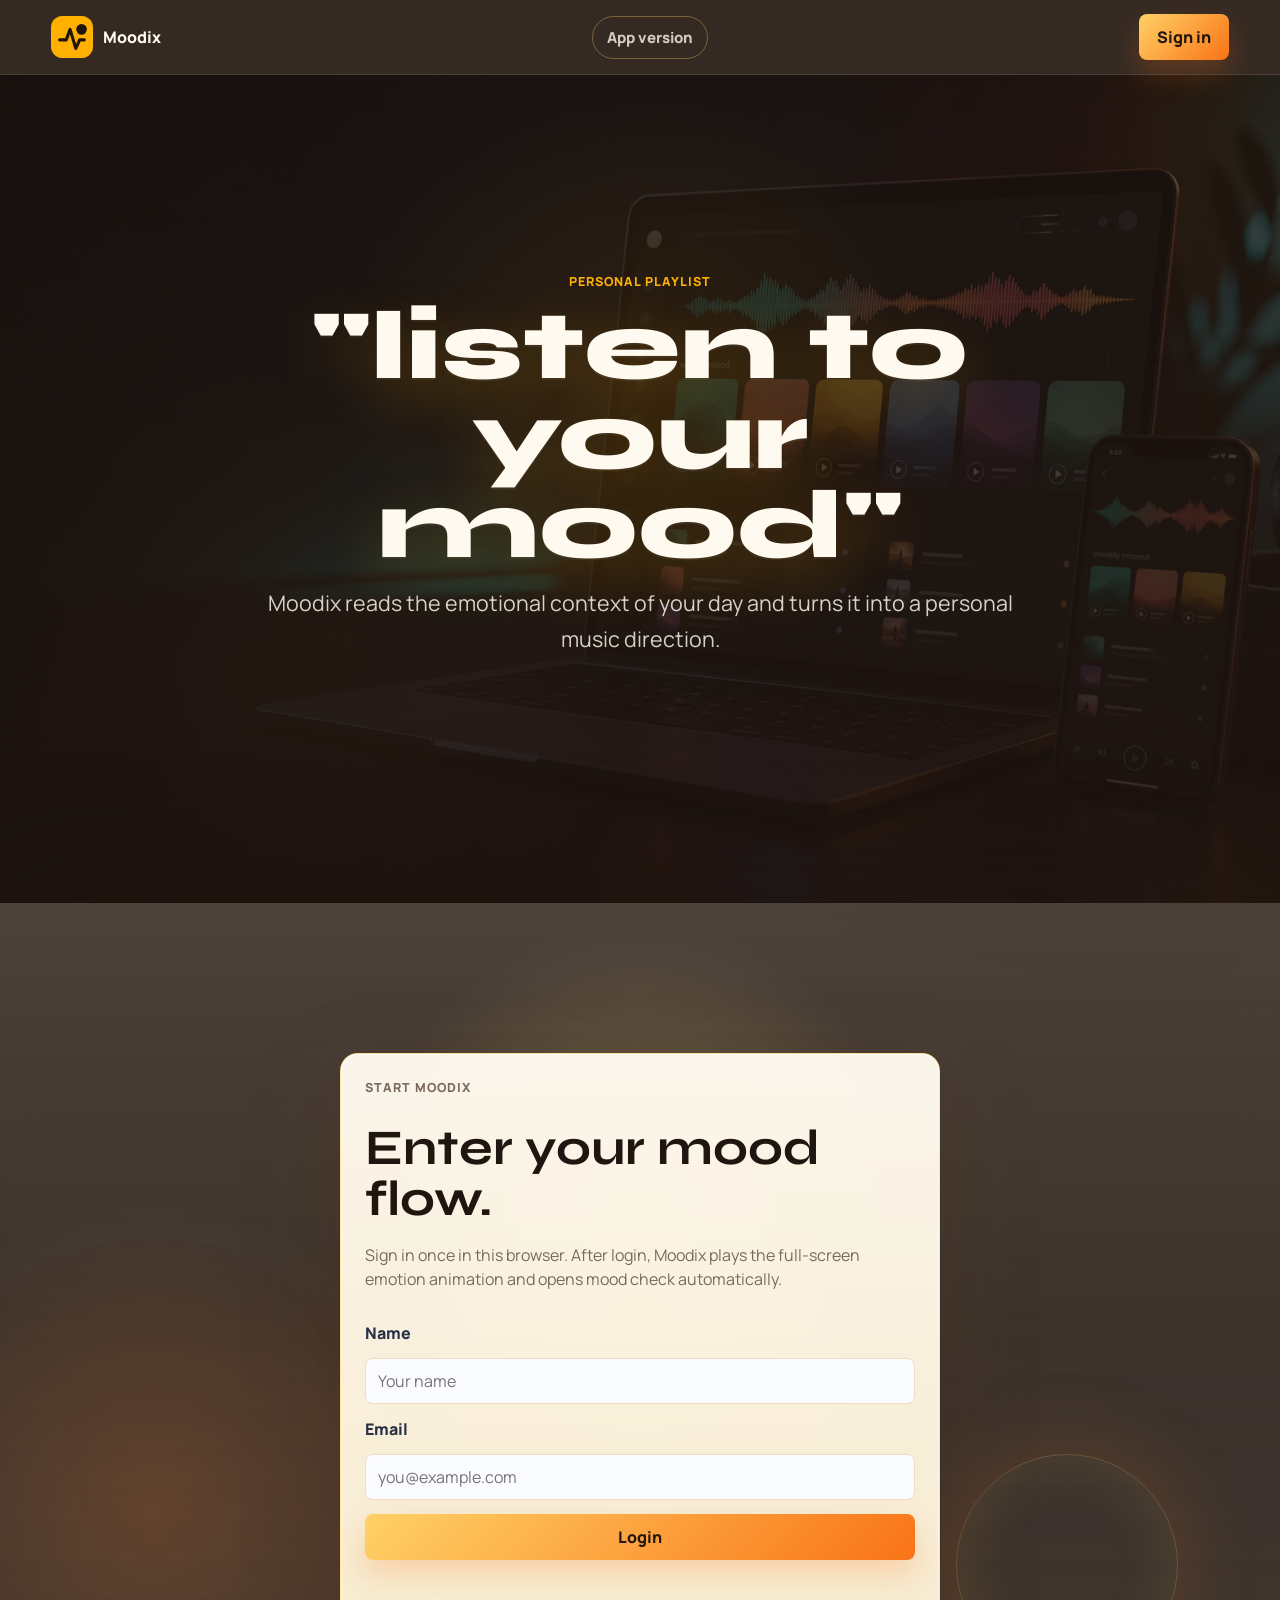
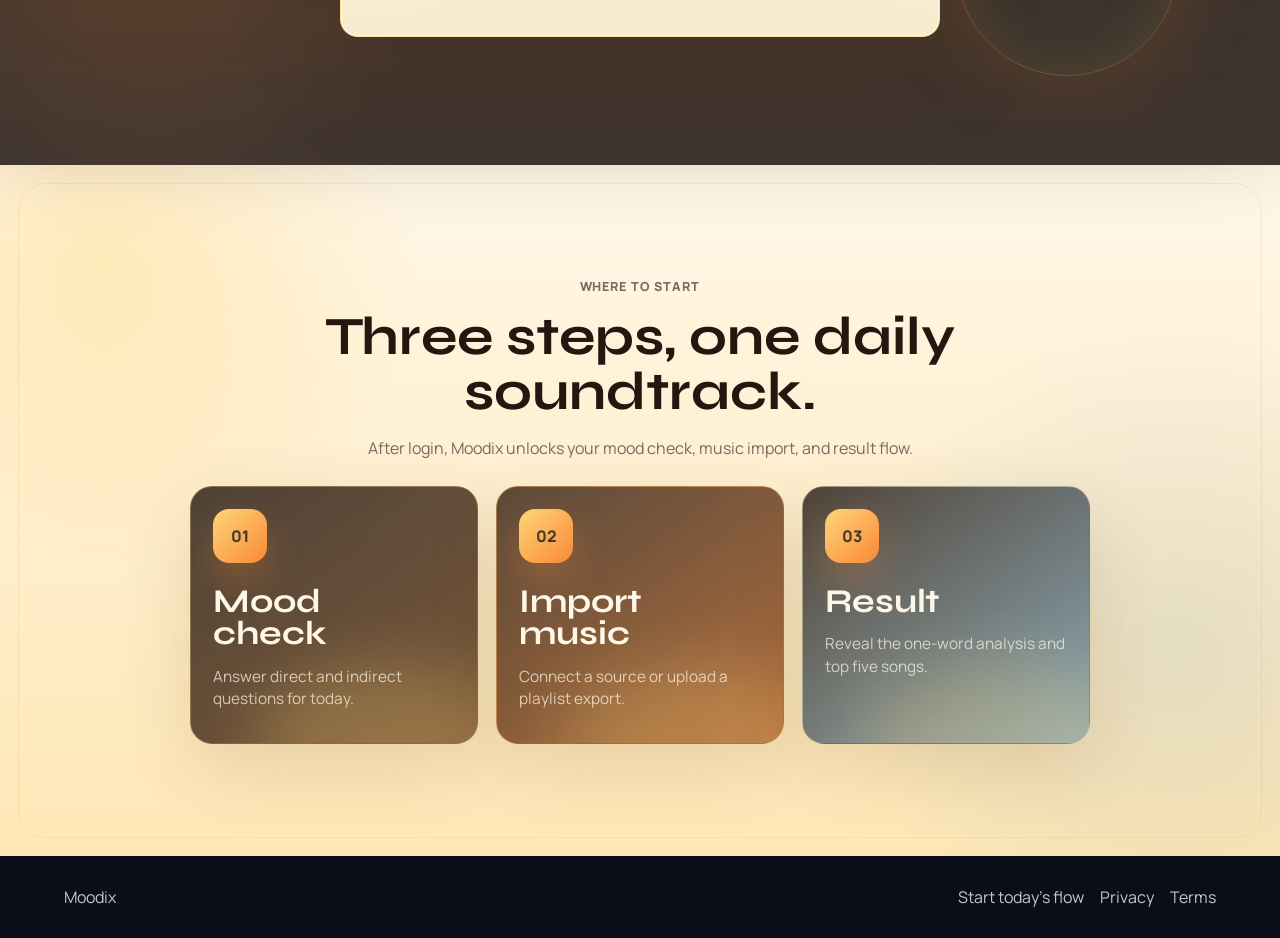
<file: index.html>
<!doctype html>
<html lang="en">
  <head>
    <meta charset="utf-8">
    <meta name="viewport" content="width=device-width, initial-scale=1">
    <meta name="theme-color" content="#20150f">
    <meta
      name="description"
      content="Sign in to Moodix, check your daily mood, import music, and reveal a top-five soundtrack for today."
    >
    <title>Moodix | Sign in and start today's music flow</title>
    <link rel="manifest" href="manifest.webmanifest">
    <link rel="icon" href="assets/icon.svg" type="image/svg+xml">
    <link rel="apple-touch-icon" href="assets/apple-touch-icon.svg">
    <link rel="preconnect" href="https://fonts.googleapis.com">
    <link rel="preconnect" href="https://fonts.gstatic.com" crossorigin>
    <link href="https://fonts.googleapis.com/css2?family=Manrope:wght@400;600;700;800&family=Syne:wght@700;800&display=swap" rel="stylesheet">
    <link rel="stylesheet" href="styles.css?v=52">
  </head>
  <body data-scroll-boost>
    <header class="site-header">
      <a class="brand" href="index.html" aria-label="Moodix home">
        <span class="brand-mark" data-brand-mark aria-hidden="true"></span>
        <span>Moodix</span>
      </a>
      <nav class="nav-links" aria-label="Primary navigation">
        <a href="app-version.html">App version</a>
      </nav>
      <a class="header-cta" href="#signin">Sign in</a>
    </header>

    <main>
      <section class="hero signin-hero gateway-hero home-hero" aria-labelledby="hero-title">
        <img class="hero-image" src="assets/moodix-hero.png" alt="Music dashboard glowing on a laptop and phone with colorful playlist cards">
        <div class="hero-scrim" aria-hidden="true"></div>
        <div class="gateway-content">
          <div class="hero-content">
            <p class="eyebrow">Personal playlist</p>
            <h1 id="hero-title">"listen to your mood"</h1>
            <p class="hero-copy">
              Moodix reads the emotional context of your day and turns it into a personal music direction.
            </p>
          </div>
        </div>
      </section>

      <section id="signin" class="section signin-section signin-overlap" aria-labelledby="signin-title">
        <div class="signin-layout">
          <form class="signin-card gateway-card" data-signin-form>
            <p class="eyebrow">Start Moodix</p>
            <h2 id="signin-title">Enter your mood flow.</h2>
            <p data-signed-in-note>Sign in once in this browser. After login, Moodix plays the full-screen emotion animation and opens mood check automatically.</p>
            <label for="signin-name">Name</label>
            <input id="signin-name" name="name" type="text" autocomplete="name" placeholder="Your name" required>
            <label for="signin-email">Email</label>
            <input id="signin-email" name="email" type="email" autocomplete="email" placeholder="you@example.com" required>
            <button class="button primary" type="submit">Login</button>
            <p class="form-note" data-signin-note></p>
          </form>
        </div>
      </section>

      <section class="section signin-section steps-section" aria-labelledby="steps-title">
        <div class="section-heading compact">
          <p class="eyebrow">Where to start</p>
          <h2 id="steps-title">Three steps, one daily soundtrack.</h2>
          <p>After login, Moodix unlocks your mood check, music import, and result flow.</p>
        </div>

        <div class="signin-layout">
          <div class="step-launcher" aria-label="Moodix step pages">
            <a class="step-card locked" href="mood-check.html" data-step-link>
              <span>01</span>
              <strong>Mood check</strong>
              <small>Answer direct and indirect questions for today.</small>
            </a>
            <a class="step-card locked" href="import.html" data-step-link>
              <span>02</span>
              <strong>Import music</strong>
              <small>Connect a source or upload a playlist export.</small>
            </a>
            <a class="step-card locked" href="result.html" data-step-link>
              <span>03</span>
              <strong>Result</strong>
              <small>Reveal the one-word analysis and top five songs.</small>
            </a>
          </div>
        </div>
      </section>
    </main>

    <div class="emotion-overlay" data-emotion-overlay hidden aria-live="polite">
      <div class="emotion-pulse" aria-hidden="true"></div>
      <div class="emotion-clip">
        <span class="emoji-orbit" aria-hidden="true">🎧</span>
        <span class="emoji-orbit delay-one" aria-hidden="true">🎵</span>
        <span class="emoji-orbit delay-two" aria-hidden="true">💖</span>
        <span class="emoji-orbit delay-three" aria-hidden="true">✨</span>
        <p>Listen to your emotion</p>
        <small>Preparing today's mood check...</small>
      </div>
    </div>

    <footer class="site-footer">
      <span>Moodix</span>
      <nav aria-label="Footer links">
        <a href="mood-check.html">Start today's flow</a>
        <a href="privacy.html">Privacy</a>
        <a href="terms.html">Terms</a>
      </nav>
    </footer>

    <script src="app.js?v=52" defer></script>
  </body>
</html>
</file>
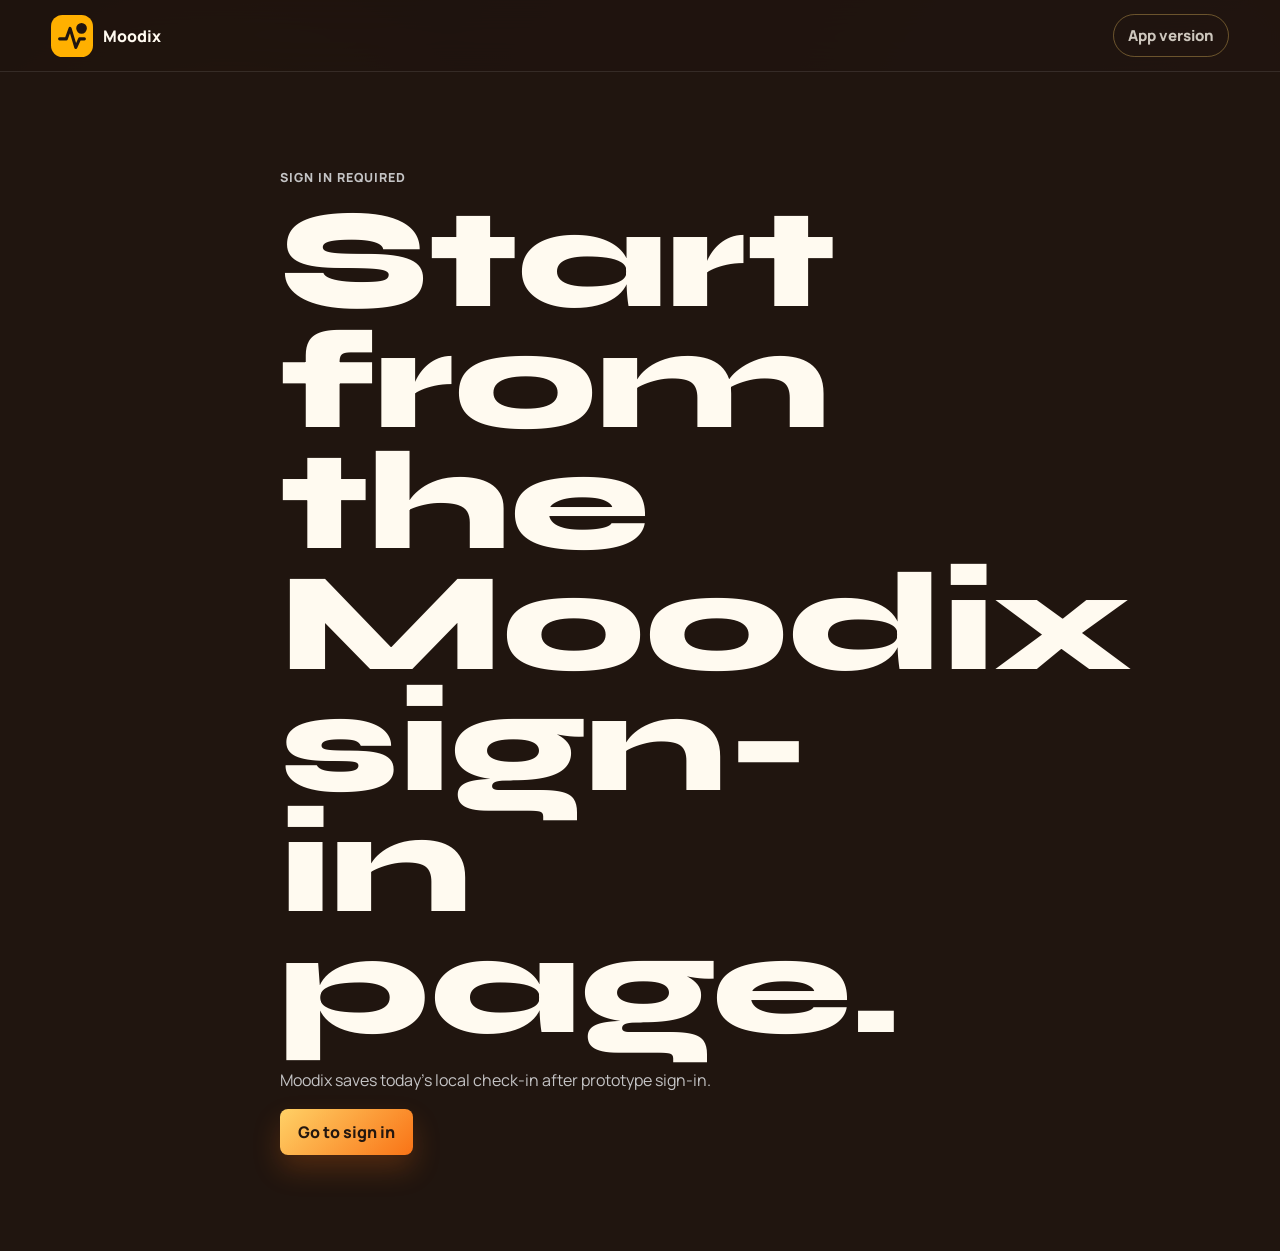
<file: app-version.html>
<!doctype html>
<html lang="en">
  <head>
    <meta charset="utf-8">
    <meta name="viewport" content="width=device-width, initial-scale=1">
    <meta name="theme-color" content="#20150f">
    <meta name="description" content="Join the Moodix app version waitlist.">
    <title>Moodix | App version</title>
    <link rel="manifest" href="manifest.webmanifest">
    <link rel="icon" href="assets/icon.svg" type="image/svg+xml">
    <link rel="apple-touch-icon" href="assets/apple-touch-icon.svg">
    <link rel="preconnect" href="https://fonts.googleapis.com">
    <link rel="preconnect" href="https://fonts.gstatic.com" crossorigin>
    <link href="https://fonts.googleapis.com/css2?family=Manrope:wght@400;600;700;800&family=Syne:wght@700;800&display=swap" rel="stylesheet">
    <link rel="stylesheet" href="styles.css?v=52">
  </head>
  <body class="signup-page" data-requires-signin>
    <header class="site-header">
      <a class="brand" href="index.html" aria-label="Moodix home">
        <span class="brand-mark" data-brand-mark aria-hidden="true"></span>
        <span>Moodix</span>
      </a>
      <nav class="nav-links" aria-label="Primary navigation">
        <a href="app-version.html">App version</a>
      </nav>
    </header>

    <main>
      <section class="signup-hero" aria-labelledby="signup-title">
        <div class="signup-copy">
          <p class="eyebrow">Step 4 / App version</p>
          <h1 id="signup-title">Moodix, closer to your music.</h1>
          <p>
            The app version would remember daily check-ins, import playlists faster, and turn real listening patterns into better mood matches.
          </p>
          <div class="app-feature-grid" aria-label="App version highlights">
            <span>Daily mood memory</span>
            <span>Faster playlist import</span>
            <span>Smarter song matching</span>
          </div>
          <div class="intent-buttons" data-intent-buttons>
            <button class="intent-button active" type="button" data-intent="yes">Yes, early access</button>
            <button class="intent-button" type="button" data-intent="maybe">Maybe, send updates</button>
            <button class="intent-button" type="button" data-intent="later">Not now</button>
          </div>
          <article class="intent-summary" data-intent-summary aria-live="polite">
            <strong>Early access</strong>
            <p>You want to try the app version first, including smoother Spotify import when it becomes available.</p>
          </article>
          <div class="flow-progress dark-progress" aria-label="Moodix flow progress">
            <span>Mood</span>
            <span>Import</span>
            <span>Result</span>
            <span class="active">App</span>
          </div>
          <div class="step-nav dark-step-nav">
            <a class="button secondary" href="result.html">Back to result</a>
          </div>
        </div>

        <div class="app-signup-panel">
          <div class="app-preview-card" aria-hidden="true">
            <div class="app-preview-top">
              <span></span>
              <span></span>
            </div>
            <div class="app-preview-word">Focused</div>
            <div class="app-preview-bars">
              <span></span>
              <span></span>
              <span></span>
              <span></span>
            </div>
            <p>Tomorrow's mix is ready</p>
          </div>

          <form class="signup-card" data-signup-form>
            <input type="hidden" name="intent" value="yes" data-intent-field>
            <div class="signup-card-heading">
              <p class="eyebrow">Waitlist</p>
              <h2>Save your spot</h2>
            </div>

            <label for="signup-name">Name</label>
            <input id="signup-name" name="name" type="text" autocomplete="name" placeholder="Your name">

            <label for="signup-email">Email</label>
            <input id="signup-email" name="email" type="email" autocomplete="email" placeholder="you@example.com" required>

            <label for="signup-source">Preferred music source</label>
            <select id="signup-source" name="source">
              <option>Spotify</option>
              <option>Apple Music</option>
              <option>YouTube Music</option>
              <option>SoundCloud</option>
              <option>Other</option>
            </select>

            <button class="button primary" type="submit">Join the app waitlist</button>
            <p class="form-note" data-signup-note></p>
          </form>
        </div>
      </section>
    </main>

    <script src="app.js?v=52" defer></script>
  </body>
</html>
</file>
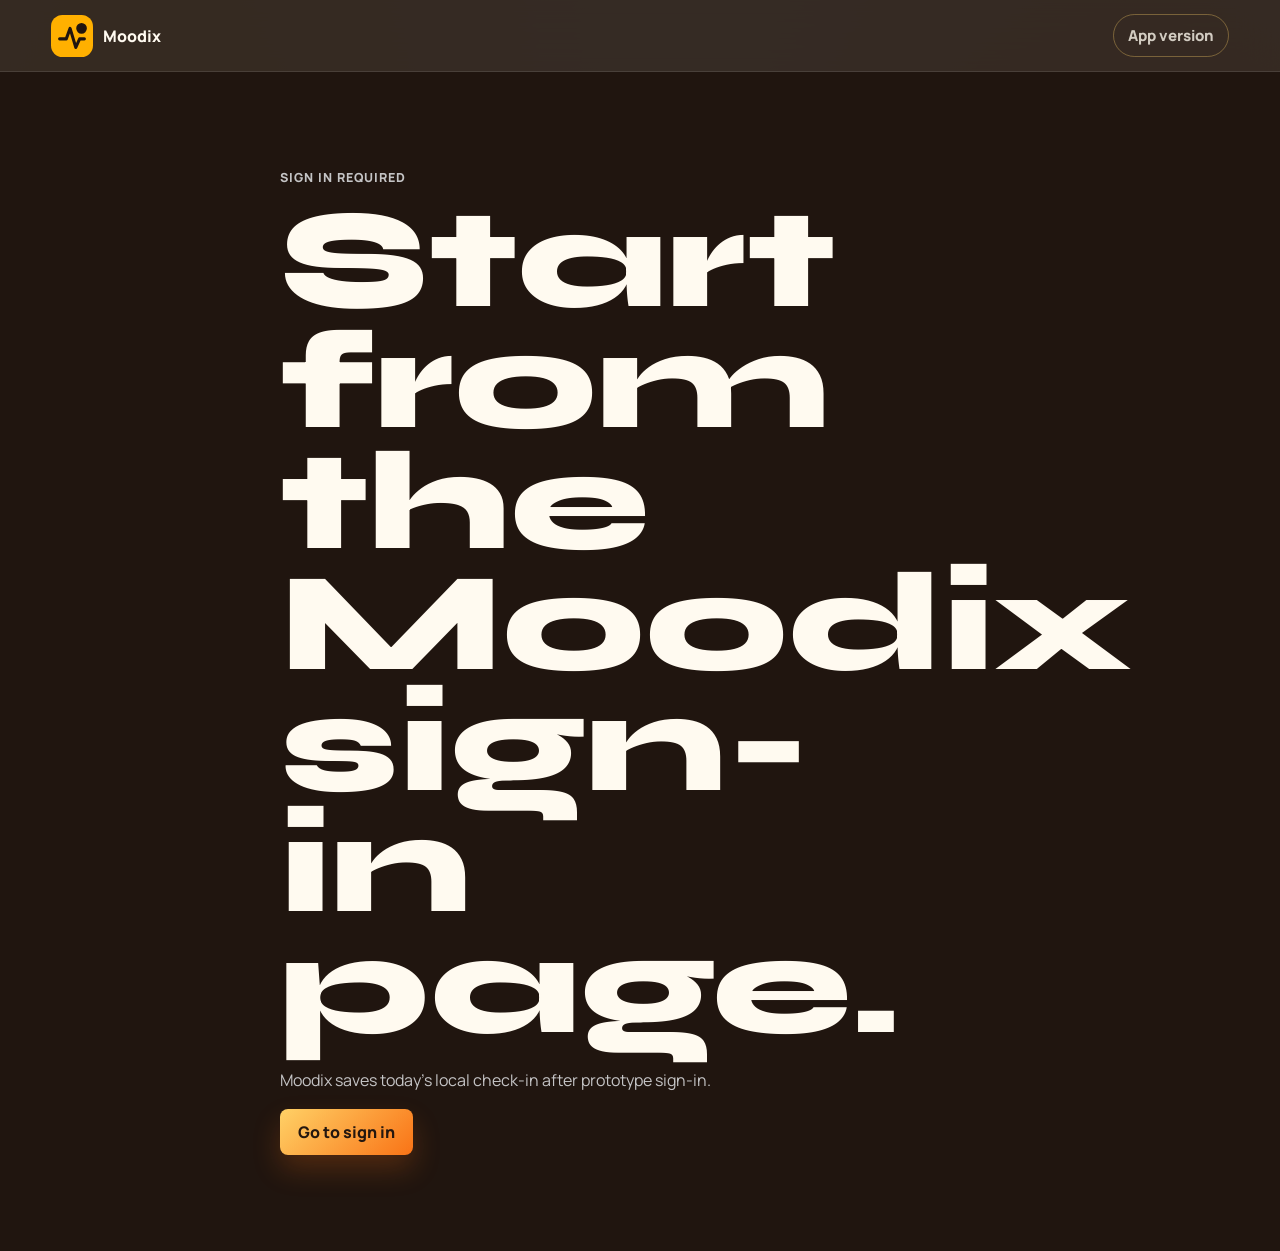
<file: import.html>
<!doctype html>
<html lang="en">
  <head>
    <meta charset="utf-8">
    <meta name="viewport" content="width=device-width, initial-scale=1">
    <meta name="theme-color" content="#20150f">
    <meta name="description" content="Connect or upload music into Moodix for today's top-five result.">
    <title>Moodix | Step 2 import music</title>
    <link rel="manifest" href="manifest.webmanifest">
    <link rel="icon" href="assets/icon.svg" type="image/svg+xml">
    <link rel="apple-touch-icon" href="assets/apple-touch-icon.svg">
    <link rel="preconnect" href="https://fonts.googleapis.com">
    <link rel="preconnect" href="https://fonts.gstatic.com" crossorigin>
    <link href="https://fonts.googleapis.com/css2?family=Manrope:wght@400;600;700;800&family=Syne:wght@700;800&display=swap" rel="stylesheet">
    <link rel="stylesheet" href="styles.css?v=52">
  </head>
  <body data-requires-signin>
    <header class="site-header">
      <a class="brand" href="index.html" aria-label="Moodix home">
        <span class="brand-mark" data-brand-mark aria-hidden="true"></span>
        <span>Moodix</span>
      </a>
      <nav class="nav-links" aria-label="Primary navigation">
        <a href="app-version.html">App version</a>
      </nav>
    </header>

    <main>
      <section class="flow-hero compact-flow" aria-labelledby="import-title">
        <div>
          <p class="eyebrow">Step 2 / Import</p>
          <h1 id="import-title">Import with less typing.</h1>
          <p class="hero-copy" data-import-context>Your Moodix word will shape the ranking.</p>
        </div>
        <aside class="today-card">
          <span>Today</span>
          <strong data-import-word>Unscored</strong>
          <small data-import-day>Complete Step 1 for the strongest match.</small>
        </aside>
      </section>

      <section class="section upload-page-section">
        <div class="flow-progress" aria-label="Moodix flow progress">
          <span>Mood</span>
          <span class="active">Import</span>
          <span>Result</span>
          <span>App</span>
        </div>
        <div class="step-nav">
          <a class="button secondary dark" href="mood-check.html">Back to mood check</a>
        </div>

        <div class="section-heading compact import-choice-heading">
          <p class="eyebrow">Music import</p>
          <h2>How do you want to bring music in?</h2>
          <p>Choose one path. Moodix will only show the fields you need.</p>
        </div>

        <div class="source-picker import-method-picker" aria-label="Music import options">
          <button class="source-card" type="button" data-source="YouTube Music" data-import-method="youtube">
            <span>YouTube</span>
            <small>Connect your Google account and choose a playlist.</small>
          </button>
          <button class="source-card" type="button" data-source="Last.fm" data-import-method="lastfm">
            <span>Last.fm</span>
            <small>Enter a username and import listening history.</small>
          </button>
          <button class="source-card" type="button" data-source="Manual import" data-import-method="manual">
            <span>Manual import</span>
            <small>Add songs quickly, or paste/upload a list.</small>
          </button>
        </div>

        <div class="upload-layout">
          <div class="upload-box">
            <div class="connect-card import-panel youtube-connect-card" data-import-panel="youtube" hidden>
              <div>
                <p class="eyebrow">YouTube</p>
                <h3>Connect and choose a playlist.</h3>
                <p data-youtube-status>YouTube is configured. Connect your Google account, choose a playlist, and Moodix will import the track titles.</p>
              </div>
              <button class="button primary" type="button" data-youtube-connect>Connect YouTube</button>
              <div class="provider-playlists" data-youtube-playlists hidden></div>
              <p class="helper-text">
                Google setup already used:
                <strong>Authorized JavaScript origin: https://johnny0103.github.io</strong>
                If Google says the app is unverified, add your email as a test user or use Advanced while testing. If Moodix says channel not found, open YouTube once with this Google account and create/activate a channel.
              </p>
            </div>

            <div class="connect-card import-panel lastfm-connect-card" data-import-panel="lastfm" hidden>
              <div>
                <p class="eyebrow">Last.fm</p>
                <h3>Import by username.</h3>
                <p data-lastfm-status>Enter a Last.fm username to import public recent, top, or loved tracks once an API key is configured.</p>
              </div>
              <label for="lastfm-username">Last.fm username</label>
              <div class="inline-import-row lastfm-action-row">
                <input id="lastfm-username" type="text" placeholder="yourusername" data-lastfm-username>
                <button class="button secondary dark" type="button" data-lastfm-recent>Recent tracks</button>
                <button class="button secondary dark" type="button" data-lastfm-top>Top tracks</button>
                <button class="button secondary dark" type="button" data-lastfm-loved>Loved tracks</button>
              </div>
            </div>

            <div class="connect-card import-panel manual-import-card" data-import-panel="manual" hidden>
              <div>
                <p class="eyebrow">Manual import</p>
                <h3>Add a few songs fast.</h3>
                <p>Type a song and artist, add it to the list, then save. Moodix can still rank the music by your mood.</p>
              </div>
              <div class="manual-song-grid">
                <label for="manual-title">Song title</label>
                <input id="manual-title" type="text" placeholder="Blinding Lights" data-manual-title>
                <label for="manual-artist">Artist</label>
                <input id="manual-artist" type="text" placeholder="The Weeknd" data-manual-artist>
                <label for="manual-vibe">Vibe</label>
                <select id="manual-vibe" data-manual-vibe>
                  <option value="">Let Moodix guess</option>
                  <option value="focused">Focused</option>
                  <option value="restorative">Restorative</option>
                  <option value="bright">Bright</option>
                  <option value="tender">Tender</option>
                  <option value="electric">Electric</option>
                  <option value="grounded">Grounded</option>
                  <option value="reflective">Reflective</option>
                </select>
                <button class="button secondary dark" type="button" data-add-manual-song>Add song</button>
              </div>
              <div class="manual-song-list" data-manual-song-list aria-live="polite"></div>
              <button class="button primary" type="button" data-save-manual-songs>Save manual songs</button>

              <details class="advanced-import">
                <summary>Paste or upload a list instead</summary>
                <label for="playlist-file">CSV file</label>
                <input id="playlist-file" type="file" accept=".csv,text/csv,text/plain" data-playlist-file>
                <label for="playlist-paste">Paste tracks</label>
                <textarea id="playlist-paste" data-playlist-text rows="8" spellcheck="false">Blinding Lights, The Weeknd, electric, high, synthpop, commute
Sunflower, Post Malone and Swae Lee, bright, medium, pop, morning
Weightless, Marconi Union, restorative, low, ambient, rest
Good Days, SZA, reflective, medium, r&b, unwind
Levitating, Dua Lipa, bright, high, dance, workout
Intro, The xx, focused, medium, indie electronic, work</textarea>
                <button class="button primary" type="button" data-save-import>Save pasted list</button>
              </details>
            </div>
            <p class="helper-text import-status-note" data-import-note>Choose YouTube, Last.fm, or Manual import to start.</p>
          </div>

          <section class="auth-panel" aria-labelledby="auth-title">
            <p class="eyebrow">App version preview</p>
            <h2 id="auth-title">Spotify import enabled in app version!</h2>
            <div class="step-actions">
              <a class="button secondary dark" href="mood-check.html">Back: change mood</a>
              <a class="button primary" href="result.html" data-result-link>Continue to result</a>
            </div>
          </section>
        </div>
      </section>
    </main>

    <script src="https://accounts.google.com/gsi/client" async defer></script>
    <script src="app.js?v=52" defer></script>
  </body>
</html>
</file>
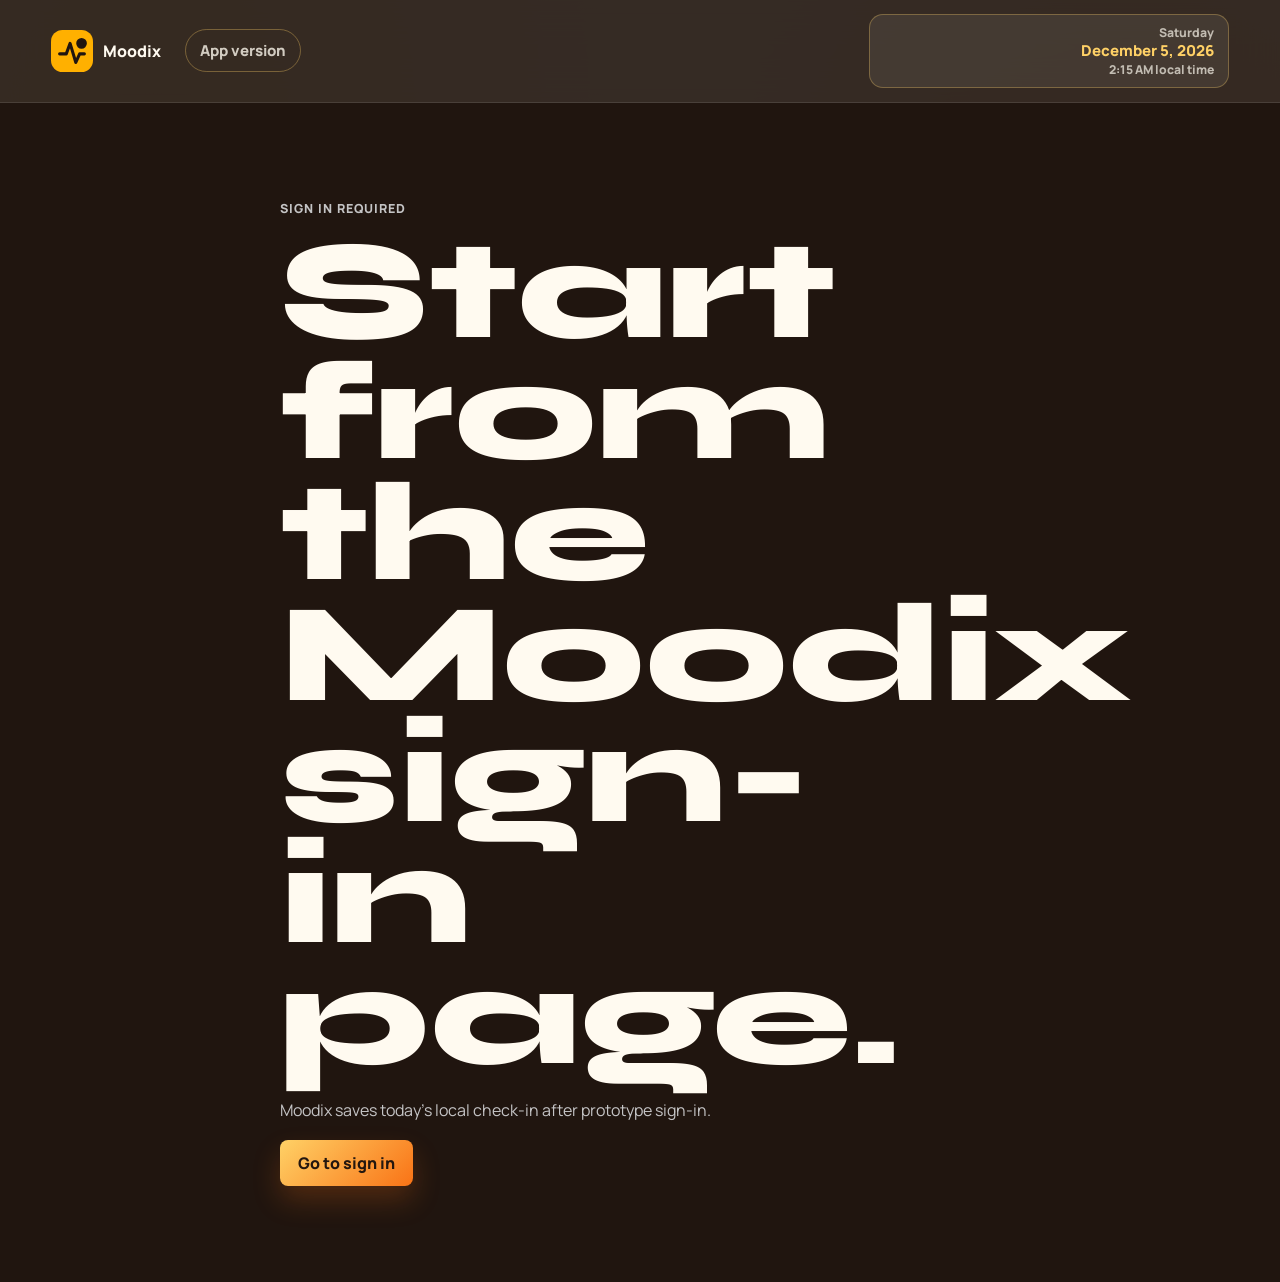
<file: mood-check.html>
<!doctype html>
<html lang="en">
  <head>
    <meta charset="utf-8">
    <meta name="viewport" content="width=device-width, initial-scale=1">
    <meta name="theme-color" content="#20150f">
    <meta name="description" content="Choose today's mood check or predict a whole week with Moodix.">
    <title>Moodix | Mood check</title>
    <link rel="manifest" href="manifest.webmanifest">
    <link rel="icon" href="assets/icon.svg" type="image/svg+xml">
    <link rel="apple-touch-icon" href="assets/apple-touch-icon.svg">
    <link rel="preconnect" href="https://fonts.googleapis.com">
    <link rel="preconnect" href="https://fonts.gstatic.com" crossorigin>
    <link href="https://fonts.googleapis.com/css2?family=Bricolage+Grotesque:wght@700;800&family=Manrope:wght@400;600;700;800&family=Syne:wght@700;800&display=swap" rel="stylesheet">
    <link rel="stylesheet" href="styles.css?v=52">
  </head>
  <body data-requires-signin>
    <header class="site-header">
      <a class="brand" href="index.html" aria-label="Moodix home">
        <span class="brand-mark" data-brand-mark aria-hidden="true"></span>
        <span>Moodix</span>
      </a>
      <nav class="nav-links" aria-label="Primary navigation">
        <a href="app-version.html">App version</a>
      </nav>
      <div class="header-time-pill" aria-label="Local date and time">
        <span data-local-weekday>Today</span>
        <strong data-local-date>Loading local date</strong>
        <small data-local-time>Local time</small>
      </div>
    </header>

    <section class="date-intro" data-date-intro hidden tabindex="0" role="button" aria-label="Continue to mood check">
      <div class="date-intro-ring" aria-hidden="true"></div>
      <div class="date-intro-glass" aria-hidden="true"></div>
      <div class="date-intro-content">
        <p class="eyebrow">Your local moment</p>
        <strong data-intro-weekday>Today</strong>
        <span data-intro-date>Local date</span>
        <time data-intro-time datetime="">Local time</time>
        <small>Click anywhere to continue</small>
      </div>
    </section>

    <main>
      <section class="flow-hero mood-check-hero" aria-labelledby="check-title">
        <div>
          <p class="eyebrow">Step 1 / Mood check</p>
          <h1 id="check-title" tabindex="-1">How are you feeling today?</h1>
          <p class="hero-copy">Start with today or map the whole week. Moodix uses your local date and timezone so the check-in matches the day you are actually in.</p>
        </div>
      </section>

      <section class="section question-section" aria-labelledby="mode-title">
        <div class="flow-progress" aria-label="Moodix flow progress">
          <span class="active">Mood</span>
          <span>Import</span>
          <span>Result</span>
          <span>App</span>
        </div>
        <div class="step-nav">
          <a class="button secondary dark" href="index.html#signin">Back to sign in</a>
        </div>

        <div class="section-heading compact">
          <p class="eyebrow">Choose your check-in</p>
          <h2 id="mode-title">One day or the whole week?</h2>
          <p>Both paths ask indirectly. Moodix analyzes the answers into emotional words that can guide music later.</p>
        </div>

        <div class="mode-choice-grid">
          <button class="mode-choice" type="button" data-mode-choice="today">
            <span>Today</span>
            <strong>Fill in today</strong>
            <small>Best for a quick daily song match.</small>
          </button>
          <button class="mode-choice" type="button" data-mode-choice="week">
            <span>Week</span>
            <strong>Predict for week</strong>
            <small>Best for planning the emotional rhythm ahead.</small>
          </button>
        </div>

        <form class="question-card mood-wizard" data-day-form data-mode-panel="today" hidden>
          <div class="wizard-question" data-wizard-question></div>
          <div class="wizard-actions">
            <button class="button secondary dark" type="button" data-wizard-back>Back</button>
            <button class="button secondary dark" type="button" data-wizard-skip>Prefer not to answer</button>
          </div>
          <div class="wizard-progress" aria-live="polite">
            <div class="wizard-progress-top">
              <span data-wizard-percent>0% complete</span>
              <small data-wizard-left>8 questions left</small>
            </div>
            <div class="wizard-progress-track" aria-hidden="true">
              <span data-wizard-bar></span>
            </div>
          </div>
        </form>

        <form class="question-card mood-wizard" data-week-form data-mode-panel="week" hidden>
          <div class="wizard-question" data-week-wizard-question></div>
          <div class="wizard-actions">
            <button class="button secondary dark" type="button" data-week-wizard-back>Back</button>
            <button class="button secondary dark" type="button" data-week-wizard-skip>Prefer not to answer</button>
          </div>
          <div class="wizard-progress" aria-live="polite">
            <div class="wizard-progress-top">
              <span data-week-wizard-percent>0% complete</span>
              <small data-week-wizard-left>7 questions left</small>
            </div>
            <div class="wizard-progress-track" aria-hidden="true">
              <span data-week-wizard-bar></span>
            </div>
          </div>
        </form>

        <article class="analysis-card" data-analysis-card hidden>
          <p class="eyebrow">Saved for your local timezone</p>
          <h2 data-day-word>Focused</h2>
          <p data-day-summary>Your day has a focused shape.</p>
          <div class="analysis-detail">
            <span data-analysis-detail>Playlist matching will use this as the emotional filter.</span>
          </div>
          <div class="step-actions">
            <a class="button secondary dark" href="mood-check.html">Back: change mood check</a>
            <a class="button secondary dark" href="result.html" data-skip-import-result>No import, show recommendations</a>
            <a class="button primary" href="import.html" data-go-import>Import music first</a>
          </div>
        </article>

        <article class="analysis-card" data-week-summary hidden>
          <p class="eyebrow">Weekly prediction saved</p>
          <h2>Your week has a mood map.</h2>
          <div class="week-summary-list" data-week-summary-list></div>
          <div class="step-actions">
            <a class="button secondary dark" href="mood-check.html">Back: change week prediction</a>
            <a class="button secondary dark" href="result.html" data-skip-import-result>No import, show recommendations</a>
            <a class="button primary" href="import.html" data-go-import>Import music first</a>
          </div>
        </article>
      </section>
    </main>

    <script src="app.js?v=52" defer></script>
  </body>
</html>
</file>
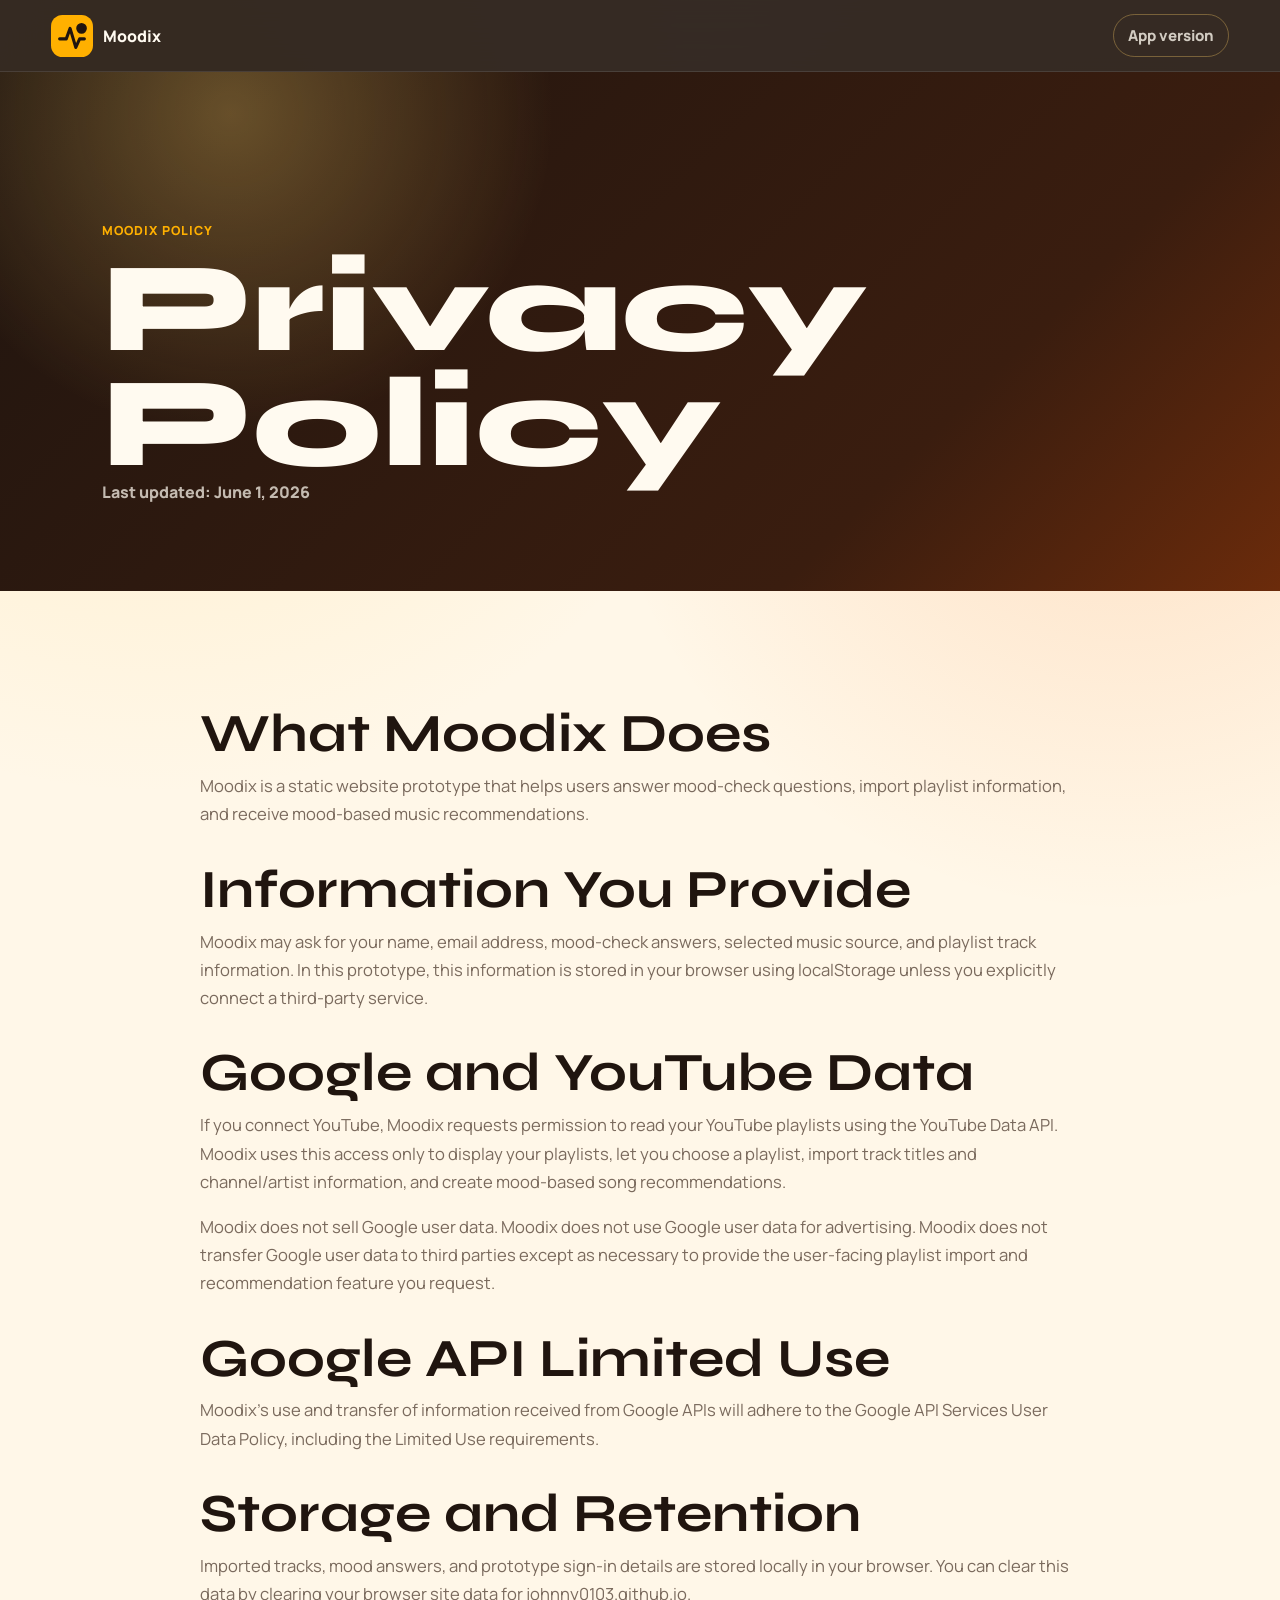
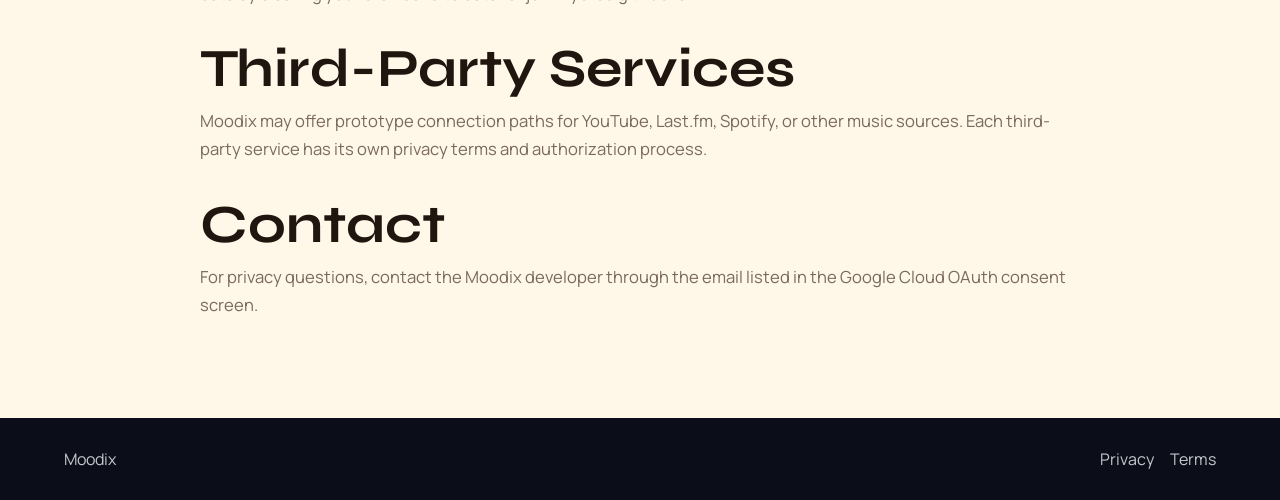
<file: privacy.html>
<!doctype html>
<html lang="en">
  <head>
    <meta charset="utf-8">
    <meta name="viewport" content="width=device-width, initial-scale=1">
    <meta name="theme-color" content="#20150f">
    <meta name="description" content="Moodix privacy policy for playlist import, mood check, and Google YouTube data use.">
    <title>Moodix | Privacy Policy</title>
    <link rel="manifest" href="manifest.webmanifest">
    <link rel="icon" href="assets/icon.svg" type="image/svg+xml">
    <link rel="apple-touch-icon" href="assets/apple-touch-icon.svg">
    <link rel="preconnect" href="https://fonts.googleapis.com">
    <link rel="preconnect" href="https://fonts.gstatic.com" crossorigin>
    <link href="https://fonts.googleapis.com/css2?family=Manrope:wght@400;600;700;800&family=Syne:wght@700;800&display=swap" rel="stylesheet">
    <link rel="stylesheet" href="styles.css?v=52">
  </head>
  <body>
    <header class="site-header">
      <a class="brand" href="index.html" aria-label="Moodix home">
        <span class="brand-mark" data-brand-mark aria-hidden="true"></span>
        <span>Moodix</span>
      </a>
      <nav class="nav-links" aria-label="Primary navigation">
        <a href="app-version.html">App version</a>
      </nav>
    </header>

    <main>
      <section class="legal-hero" aria-labelledby="privacy-title">
        <p class="eyebrow">Moodix policy</p>
        <h1 id="privacy-title">Privacy Policy</h1>
        <p>Last updated: June 1, 2026</p>
      </section>

      <section class="legal-page" aria-label="Privacy policy details">
        <h2>What Moodix Does</h2>
        <p>Moodix is a static website prototype that helps users answer mood-check questions, import playlist information, and receive mood-based music recommendations.</p>

        <h2>Information You Provide</h2>
        <p>Moodix may ask for your name, email address, mood-check answers, selected music source, and playlist track information. In this prototype, this information is stored in your browser using localStorage unless you explicitly connect a third-party service.</p>

        <h2>Google and YouTube Data</h2>
        <p>If you connect YouTube, Moodix requests permission to read your YouTube playlists using the YouTube Data API. Moodix uses this access only to display your playlists, let you choose a playlist, import track titles and channel/artist information, and create mood-based song recommendations.</p>
        <p>Moodix does not sell Google user data. Moodix does not use Google user data for advertising. Moodix does not transfer Google user data to third parties except as necessary to provide the user-facing playlist import and recommendation feature you request.</p>

        <h2>Google API Limited Use</h2>
        <p>Moodix's use and transfer of information received from Google APIs will adhere to the Google API Services User Data Policy, including the Limited Use requirements.</p>

        <h2>Storage and Retention</h2>
        <p>Imported tracks, mood answers, and prototype sign-in details are stored locally in your browser. You can clear this data by clearing your browser site data for johnny0103.github.io.</p>

        <h2>Third-Party Services</h2>
        <p>Moodix may offer prototype connection paths for YouTube, Last.fm, Spotify, or other music sources. Each third-party service has its own privacy terms and authorization process.</p>

        <h2>Contact</h2>
        <p>For privacy questions, contact the Moodix developer through the email listed in the Google Cloud OAuth consent screen.</p>
      </section>
    </main>

    <footer class="site-footer">
      <span>Moodix</span>
      <nav aria-label="Legal links">
        <a href="privacy.html">Privacy</a>
        <a href="terms.html">Terms</a>
      </nav>
    </footer>

    <script src="app.js?v=52" defer></script>
  </body>
</html>
</file>
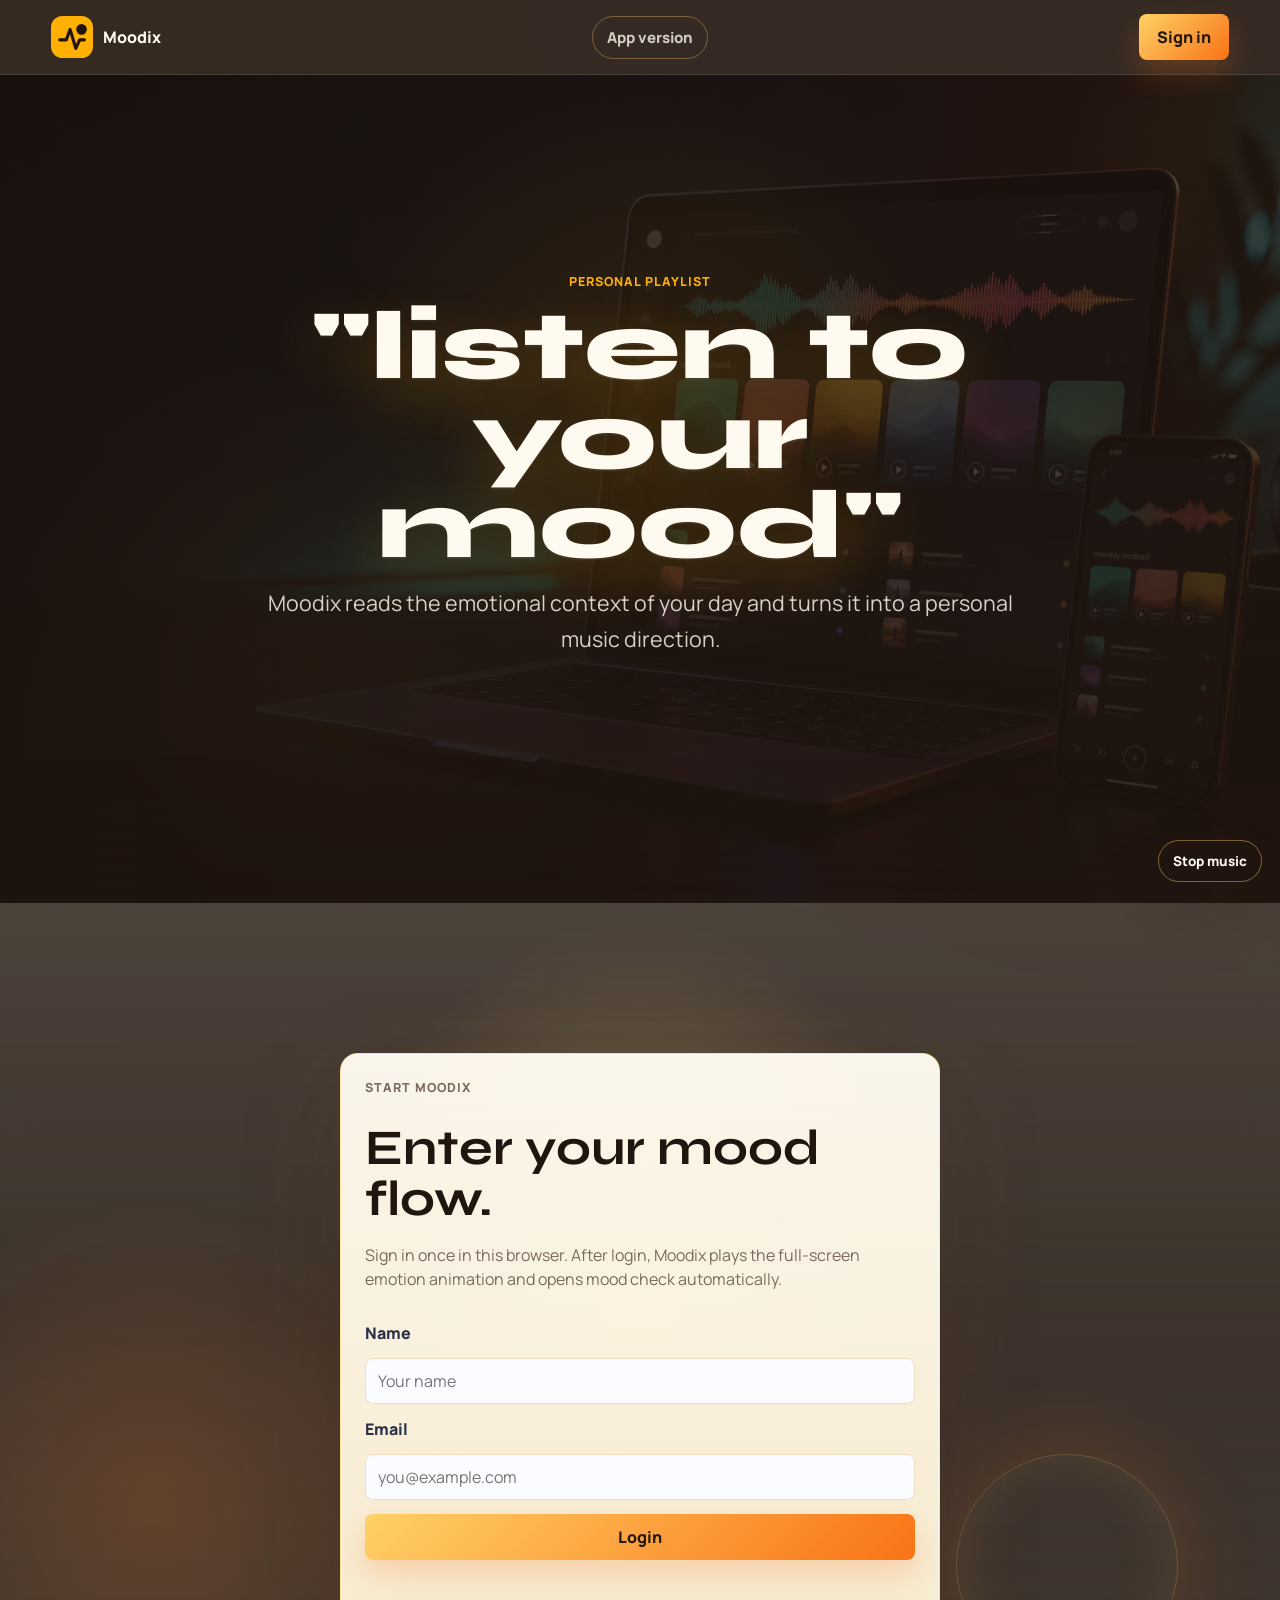
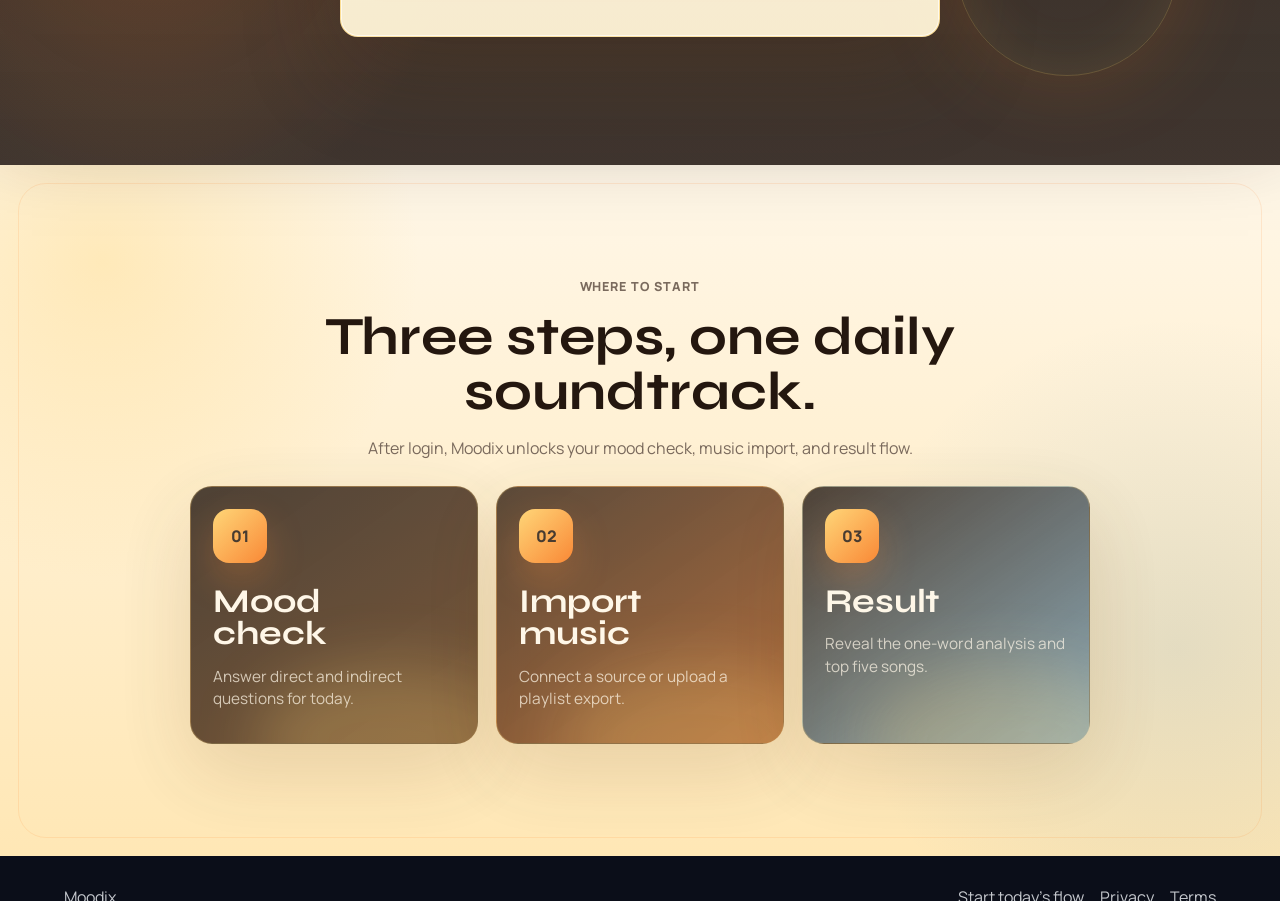
<file: refresh.html>
<!doctype html>
<html lang="en">
  <head>
    <meta charset="utf-8">
    <meta name="viewport" content="width=device-width, initial-scale=1">
    <meta name="theme-color" content="#20150f">
    <title>Moodix | Refreshing</title>
    <style>
      :root {
        color-scheme: light;
        font-family: Inter, ui-sans-serif, system-ui, -apple-system, BlinkMacSystemFont, "Segoe UI", sans-serif;
      }

      body {
        display: grid;
        place-items: center;
        min-height: 100vh;
        margin: 0;
        background:
          radial-gradient(circle at 50% 30%, rgba(255, 209, 102, 0.28), transparent 30%),
          linear-gradient(135deg, #20150f, #3a2114);
        color: #fffaf0;
      }

      main {
        width: min(680px, calc(100vw - 32px));
        text-align: center;
      }

      h1 {
        margin: 0 0 14px;
        font-size: clamp(2.6rem, 9vw, 5.8rem);
        line-height: 0.95;
      }

      p {
        color: rgba(255, 250, 240, 0.78);
        font-size: 1.08rem;
        line-height: 1.6;
      }

      a {
        color: #ffd166;
        font-weight: 900;
      }
    </style>
  </head>
  <body>
    <main>
      <p>Refreshing Moodix</p>
      <h1>Loading the new experience.</h1>
      <p>If this page does not redirect, <a href="index.html?fresh=1">open Moodix again</a>.</p>
    </main>

    <script>
      async function refreshMoodix() {
        if ("serviceWorker" in navigator) {
          const registrations = await navigator.serviceWorker.getRegistrations();
          await Promise.all(registrations.map((registration) => registration.unregister()));
        }

        if ("caches" in window) {
          const keys = await caches.keys();
          await Promise.all(keys.filter((key) => key.startsWith("moodix-")).map((key) => caches.delete(key)));
        }

        window.location.replace(`index.html?fresh=${Date.now()}`);
      }

      refreshMoodix().catch(() => {
        window.location.replace(`index.html?fresh=${Date.now()}`);
      });
    </script>
  </body>
</html>
</file>
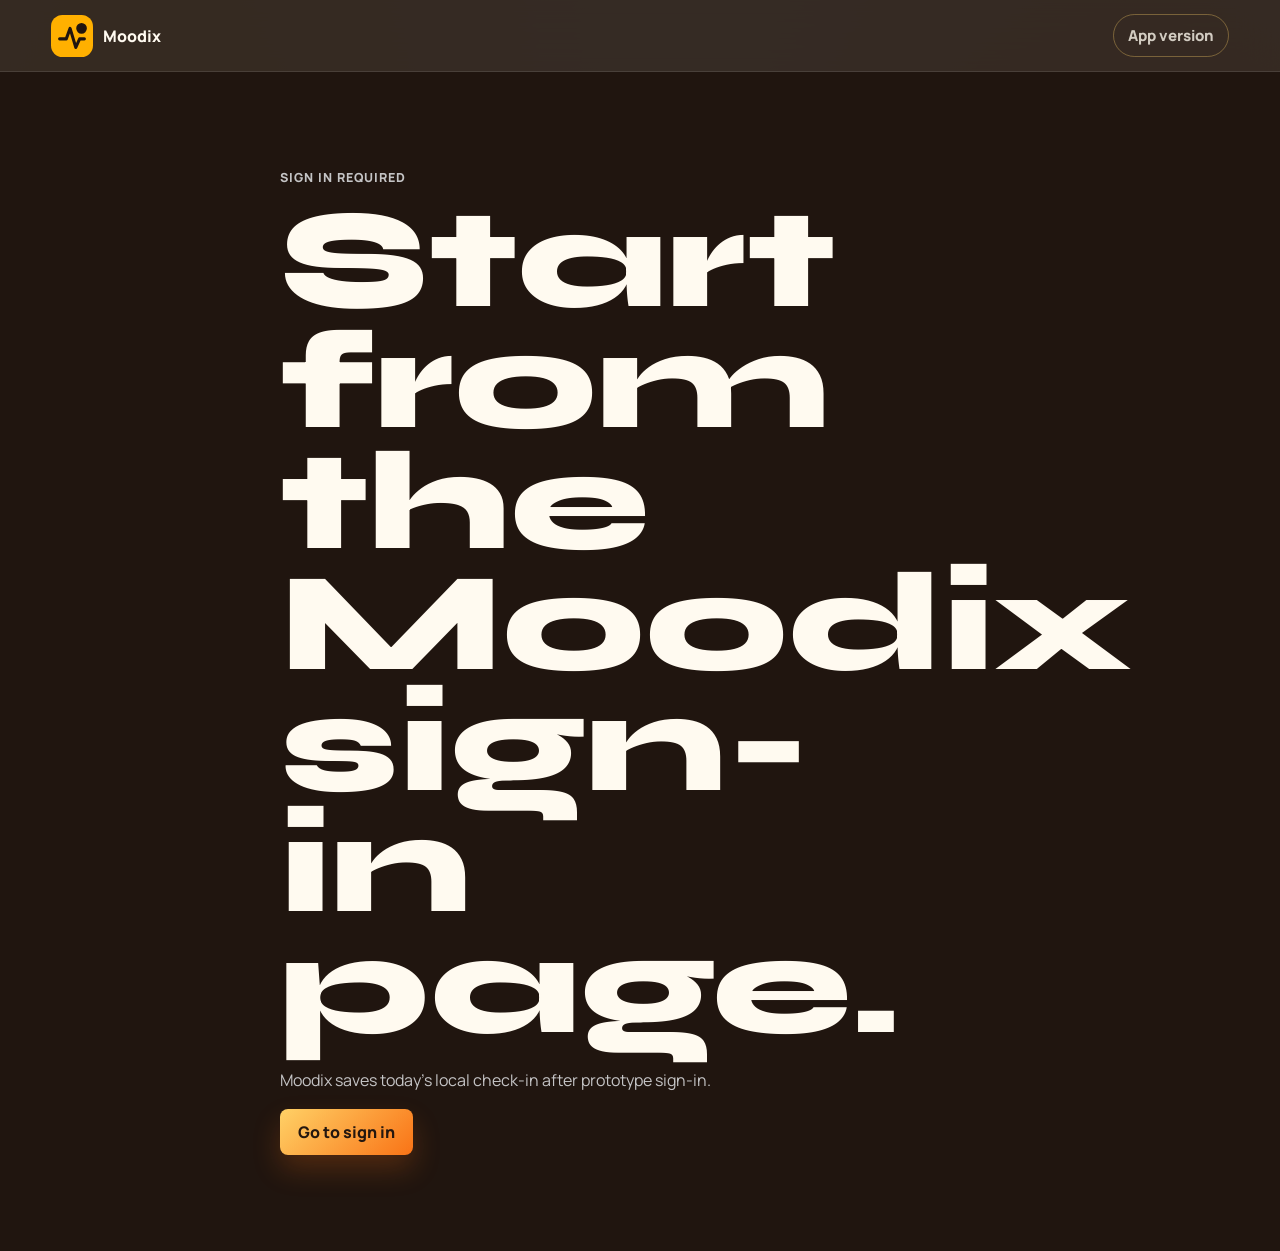
<file: result.html>
<!doctype html>
<html lang="en">
  <head>
    <meta charset="utf-8">
    <meta name="viewport" content="width=device-width, initial-scale=1">
    <meta name="theme-color" content="#20150f">
    <meta name="description" content="Reveal today's Moodix emotional word and top five songs.">
    <title>Moodix | Step 3 result</title>
    <link rel="manifest" href="manifest.webmanifest">
    <link rel="icon" href="assets/icon.svg" type="image/svg+xml">
    <link rel="apple-touch-icon" href="assets/apple-touch-icon.svg">
    <link rel="preconnect" href="https://fonts.googleapis.com">
    <link rel="preconnect" href="https://fonts.gstatic.com" crossorigin>
    <link href="https://fonts.googleapis.com/css2?family=Manrope:wght@400;600;700;800&family=Syne:wght@700;800&display=swap" rel="stylesheet">
    <link rel="stylesheet" href="styles.css?v=52">
  </head>
  <body data-requires-signin>
    <header class="site-header">
      <a class="brand" href="index.html" aria-label="Moodix home">
        <span class="brand-mark" data-brand-mark aria-hidden="true"></span>
        <span>Moodix</span>
      </a>
      <nav class="nav-links" aria-label="Primary navigation">
        <a href="app-version.html">App version</a>
      </nav>
    </header>

    <main>
      <section class="flow-hero compact-flow" aria-labelledby="result-title">
        <div>
          <p class="eyebrow">Step 3 / Result</p>
          <h1 id="result-title" data-result-word>Reflective</h1>
          <p class="hero-copy" data-result-summary>Moodix chooses one word for your day, then builds music around it.</p>
        </div>
        <aside class="today-card">
          <span data-local-weekday>Today</span>
          <strong data-local-date>Loading local date</strong>
          <small data-local-time>Local time</small>
        </aside>
      </section>

      <section class="section result-page-section">
        <div class="flow-progress" aria-label="Moodix flow progress">
          <span>Mood</span>
          <span>Import</span>
          <span class="active">Result</span>
          <span>App</span>
        </div>
        <div class="step-nav">
          <a class="button secondary dark" href="import.html">Back to import</a>
        </div>

        <article class="word-result-card result-preview-card" data-result-preview>
          <p class="eyebrow">What this page shows</p>
          <h2>Your mood, translated into music.</h2>
          <p>If you import music, Moodix shows a chosen word to describe your mood and a top five music playlist from your songs. It also recommends more music based on the mood it reads.</p>
        </article>

        <div class="results-grid result-columns" data-results-grid></div>
        <div class="step-actions">
          <a class="button secondary dark" href="import.html">Back: change music import</a>
          <a class="button primary" href="app-version.html">Continue to app version</a>
        </div>
      </section>
    </main>

    <script src="app.js?v=52" defer></script>
  </body>
</html>
</file>
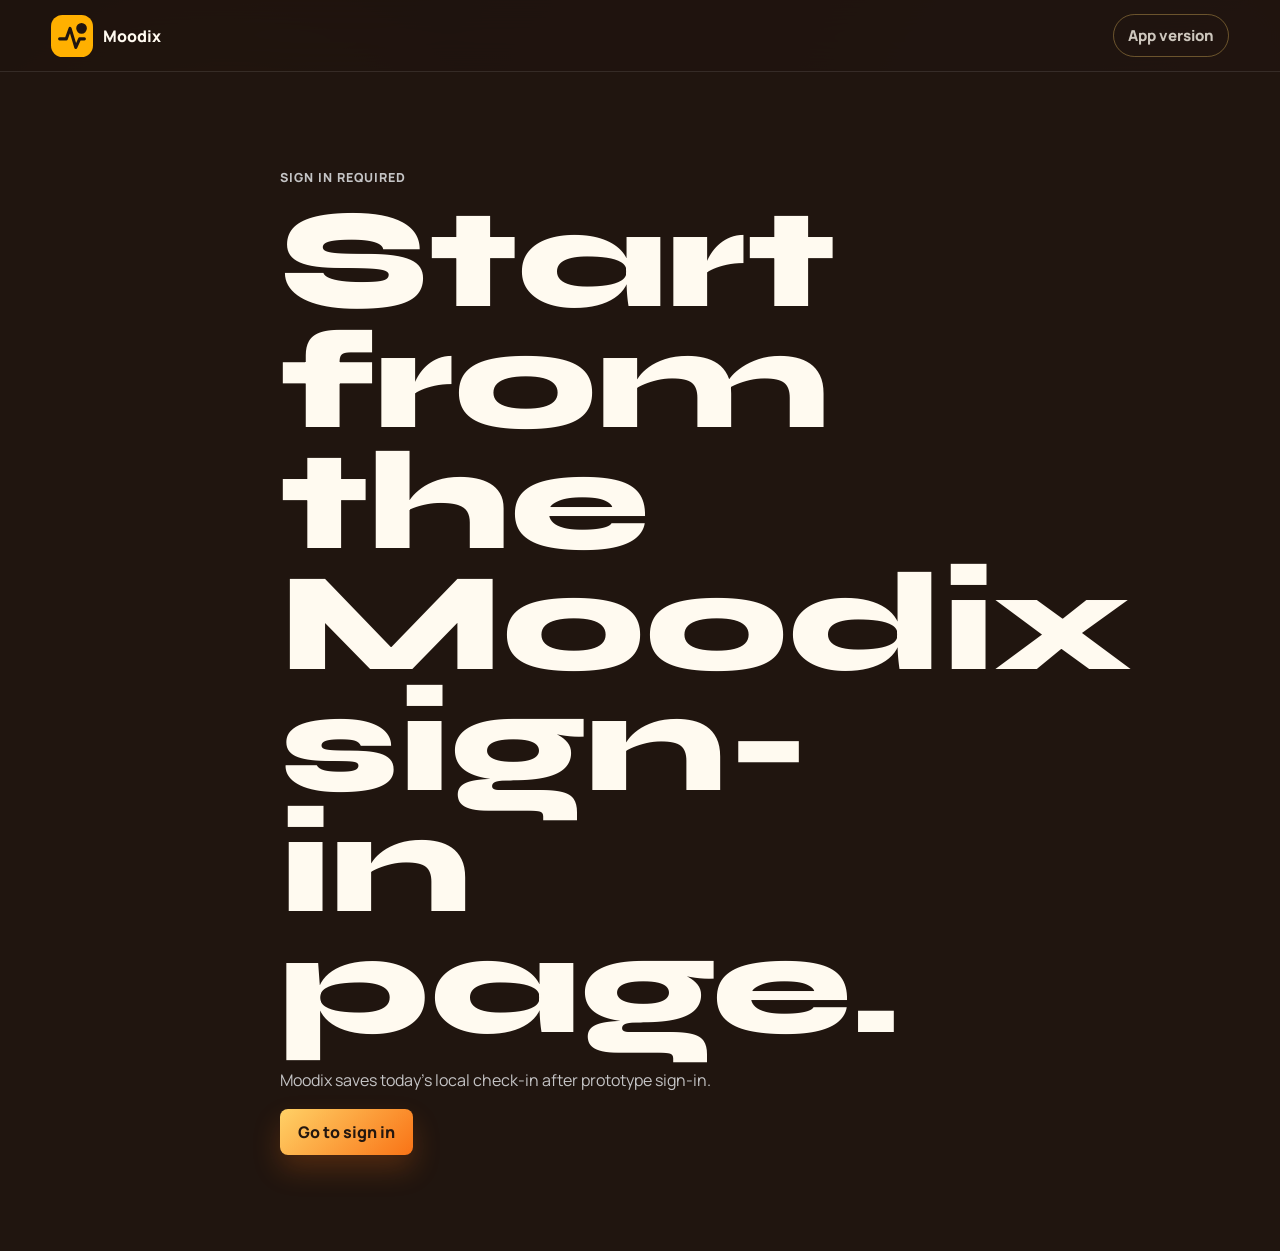
<file: signup.html>
<!doctype html>
<html lang="en">
  <head>
    <meta charset="utf-8">
    <meta http-equiv="refresh" content="0; url=app-version.html">
    <meta name="viewport" content="width=device-width, initial-scale=1">
    <title>Moodix | App version</title>
    <link rel="canonical" href="app-version.html">
  </head>
  <body>
    <p><a href="app-version.html">Continue to the Moodix app version page</a>.</p>
  </body>
</html>
</file>
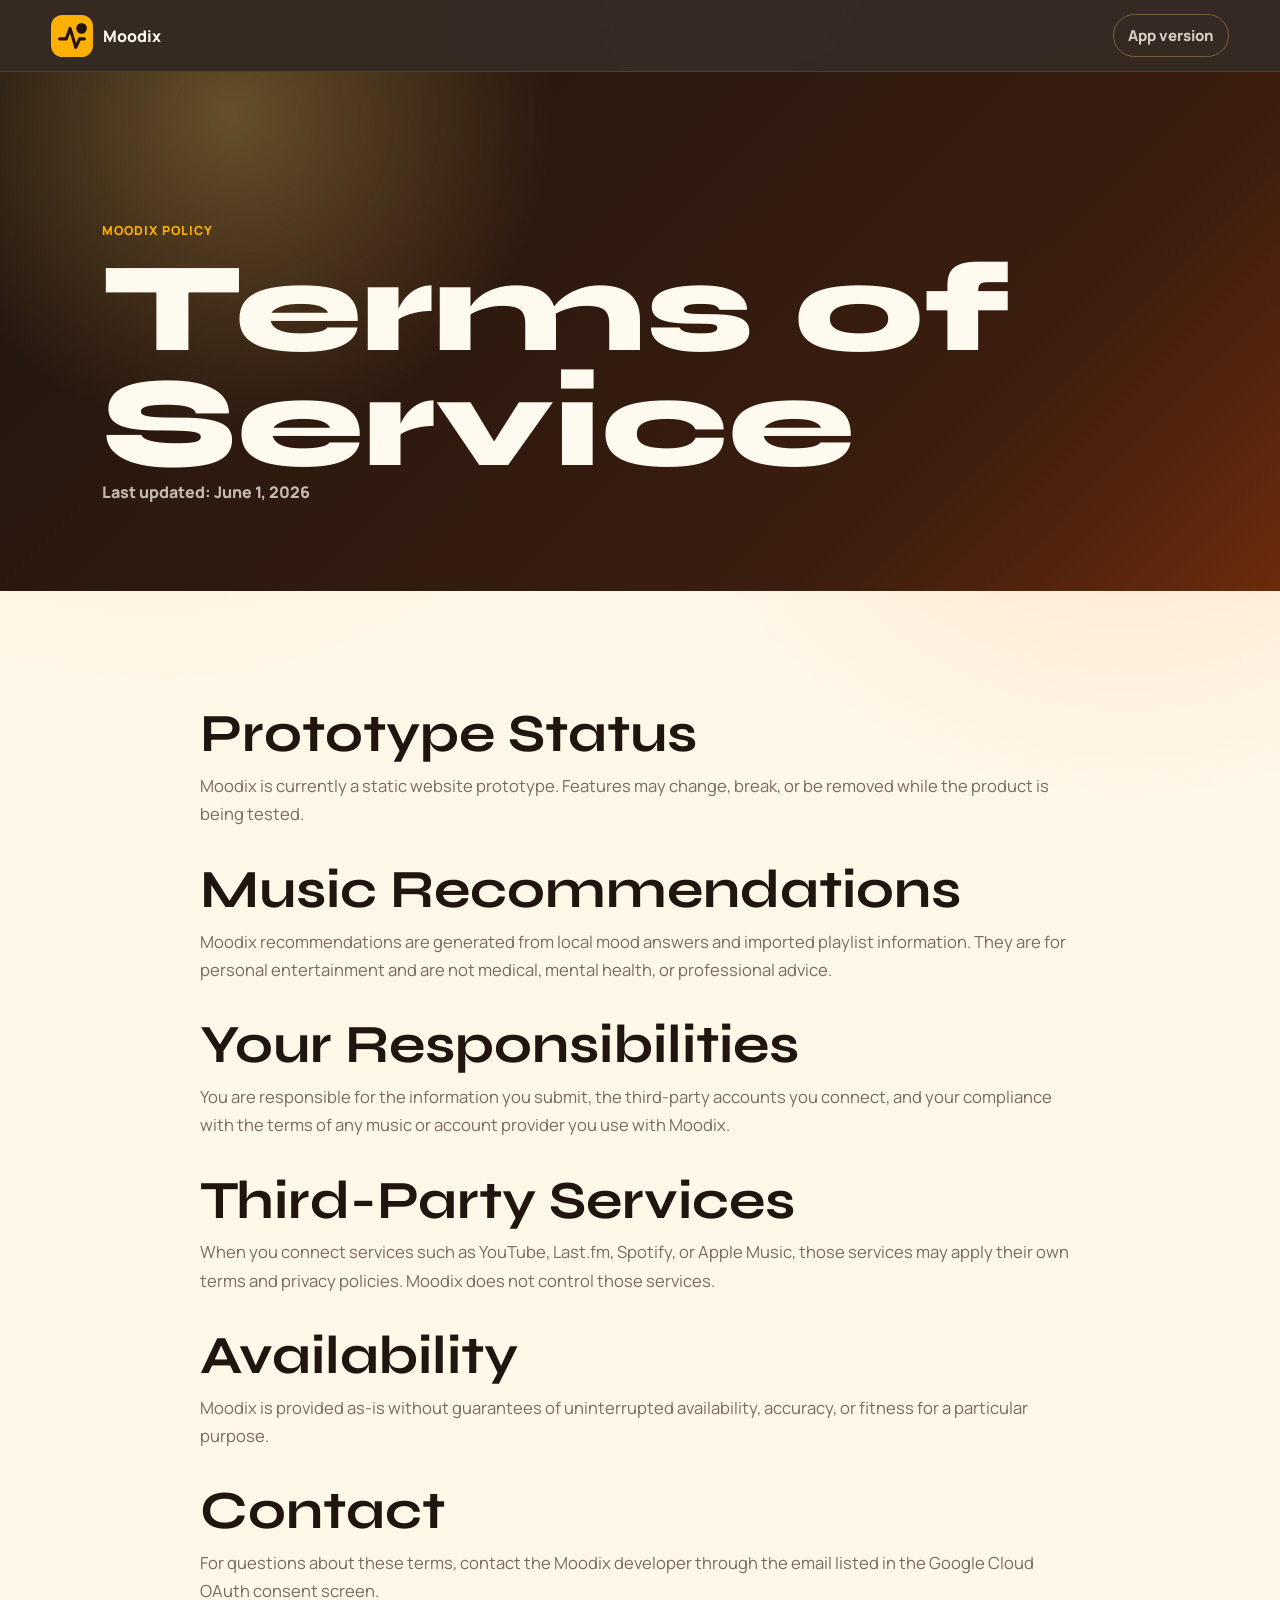
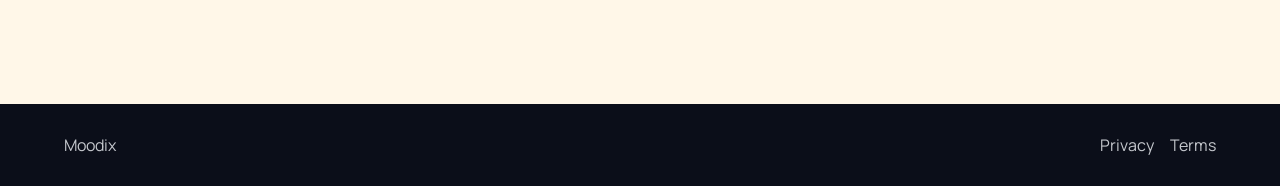
<file: terms.html>
<!doctype html>
<html lang="en">
  <head>
    <meta charset="utf-8">
    <meta name="viewport" content="width=device-width, initial-scale=1">
    <meta name="theme-color" content="#20150f">
    <meta name="description" content="Moodix terms of service for the static website prototype.">
    <title>Moodix | Terms of Service</title>
    <link rel="manifest" href="manifest.webmanifest">
    <link rel="icon" href="assets/icon.svg" type="image/svg+xml">
    <link rel="apple-touch-icon" href="assets/apple-touch-icon.svg">
    <link rel="preconnect" href="https://fonts.googleapis.com">
    <link rel="preconnect" href="https://fonts.gstatic.com" crossorigin>
    <link href="https://fonts.googleapis.com/css2?family=Manrope:wght@400;600;700;800&family=Syne:wght@700;800&display=swap" rel="stylesheet">
    <link rel="stylesheet" href="styles.css?v=52">
  </head>
  <body>
    <header class="site-header">
      <a class="brand" href="index.html" aria-label="Moodix home">
        <span class="brand-mark" data-brand-mark aria-hidden="true"></span>
        <span>Moodix</span>
      </a>
      <nav class="nav-links" aria-label="Primary navigation">
        <a href="app-version.html">App version</a>
      </nav>
    </header>

    <main>
      <section class="legal-hero" aria-labelledby="terms-title">
        <p class="eyebrow">Moodix policy</p>
        <h1 id="terms-title">Terms of Service</h1>
        <p>Last updated: June 1, 2026</p>
      </section>

      <section class="legal-page" aria-label="Terms of service details">
        <h2>Prototype Status</h2>
        <p>Moodix is currently a static website prototype. Features may change, break, or be removed while the product is being tested.</p>

        <h2>Music Recommendations</h2>
        <p>Moodix recommendations are generated from local mood answers and imported playlist information. They are for personal entertainment and are not medical, mental health, or professional advice.</p>

        <h2>Your Responsibilities</h2>
        <p>You are responsible for the information you submit, the third-party accounts you connect, and your compliance with the terms of any music or account provider you use with Moodix.</p>

        <h2>Third-Party Services</h2>
        <p>When you connect services such as YouTube, Last.fm, Spotify, or Apple Music, those services may apply their own terms and privacy policies. Moodix does not control those services.</p>

        <h2>Availability</h2>
        <p>Moodix is provided as-is without guarantees of uninterrupted availability, accuracy, or fitness for a particular purpose.</p>

        <h2>Contact</h2>
        <p>For questions about these terms, contact the Moodix developer through the email listed in the Google Cloud OAuth consent screen.</p>
      </section>
    </main>

    <footer class="site-footer">
      <span>Moodix</span>
      <nav aria-label="Legal links">
        <a href="privacy.html">Privacy</a>
        <a href="terms.html">Terms</a>
      </nav>
    </footer>

    <script src="app.js?v=52" defer></script>
  </body>
</html>
</file>
<file: styles.css>
:root {
  --ink: #fffaf0;
  --text: #24170f;
  --muted: #7a6a5d;
  --paper: #fff7e8;
  --panel: #ffffff;
  --line: #f2dcc1;
  --night: #20150f;
  --night-soft: #342016;
  --teal: #ffb000;
  --coral: #ff6b35;
  --lemon: #ffd166;
  --blue: #3f7cac;
  --violet: #9b5de5;
  --cream: #fff3d6;
  --orange: #f97316;
  color-scheme: light;
  font-family: Manrope, Inter, ui-sans-serif, system-ui, -apple-system, BlinkMacSystemFont, "Segoe UI", sans-serif;
}

* {
  box-sizing: border-box;
}

html {
  scroll-behavior: smooth;
}

body {
  margin: 0;
  background:
    radial-gradient(circle at 12% 8%, rgba(255, 209, 102, 0.28), transparent 28%),
    radial-gradient(circle at 88% 18%, rgba(249, 115, 22, 0.18), transparent 26%),
    var(--paper);
  color: var(--text);
}

body.show-emotion-overlay {
  overflow: hidden;
}

body.date-intro-active {
  overflow: hidden;
}

button,
input,
select,
textarea {
  font: inherit;
}

a {
  color: inherit;
  text-decoration: none;
}

.site-header {
  position: sticky;
  top: 0;
  z-index: 20;
  display: flex;
  align-items: center;
  justify-content: space-between;
  gap: 24px;
  min-height: 72px;
  padding: 14px clamp(18px, 4vw, 58px);
  border-bottom: 1px solid rgba(255, 255, 255, 0.1);
  background: rgba(32, 21, 15, 0.9);
  color: var(--ink);
  backdrop-filter: blur(18px);
}

.brand {
  display: inline-flex;
  align-items: center;
  gap: 10px;
  font-weight: 900;
}

.brand-mark,
.logo-preview {
  display: inline-grid;
  place-items: center;
  width: 42px;
  height: 42px;
}

.brand-mark svg,
.logo-preview svg {
  width: 42px;
  height: 42px;
  display: block;
}

.brand-mark rect,
.logo-preview rect {
  fill: var(--teal);
}

.brand-mark path,
.logo-preview path,
.brand-mark circle,
.logo-preview circle {
  fill: none;
  stroke: var(--night);
  stroke-width: 3.2;
  stroke-linecap: round;
  stroke-linejoin: round;
}

.brand-mark circle,
.logo-preview circle {
  fill: var(--night);
}

.nav-links {
  display: flex;
  gap: 14px;
  color: rgba(255, 250, 240, 0.78);
  font-size: 0.94rem;
  font-weight: 800;
}

.nav-links a {
  border: 1px solid rgba(255, 209, 102, 0.34);
  border-radius: 999px;
  padding: 10px 14px;
}

.nav-links a:hover,
.site-footer a:hover {
  color: var(--teal);
}

.header-time-pill {
  display: grid;
  gap: 2px;
  min-width: min(360px, 34vw);
  margin-left: auto;
  border: 1px solid rgba(255, 209, 102, 0.3);
  border-radius: 14px;
  background: rgba(255, 250, 240, 0.08);
  color: var(--ink);
  padding: 9px 14px;
  text-align: right;
}

.header-time-pill span,
.header-time-pill small {
  color: rgba(255, 250, 240, 0.68);
  font-size: 0.76rem;
  font-weight: 900;
}

.header-time-pill strong {
  color: var(--lemon);
  font-size: 0.94rem;
  font-weight: 1000;
  line-height: 1.05;
}

.header-cta,
.button {
  position: relative;
  overflow: hidden;
  display: inline-flex;
  align-items: center;
  justify-content: center;
  min-height: 46px;
  border: 0;
  border-radius: 8px;
  cursor: pointer;
  font-weight: 900;
  padding: 0 18px;
  transform: translateY(0) scale(1);
  transition:
    transform 150ms cubic-bezier(0.19, 1, 0.22, 1),
    box-shadow 180ms ease,
    filter 180ms ease;
  -webkit-tap-highlight-color: transparent;
}

.header-cta,
.button.primary {
  background: linear-gradient(135deg, #ffd166, #f97316);
  color: #24170f;
  box-shadow: 0 14px 28px rgba(249, 115, 22, 0.22);
}

.button.secondary {
  border: 1px solid rgba(255, 255, 255, 0.24);
  background: rgba(255, 255, 255, 0.08);
  color: var(--ink);
}

.button.secondary.dark {
  width: fit-content;
  border-color: var(--line);
  background: var(--panel);
  color: var(--text);
}

.header-cta:hover,
.button:hover,
.mode-choice:hover,
.wizard-option:hover,
.source-card:hover,
.step-card:hover,
.intent-button:hover {
  filter: saturate(1.08) brightness(1.02);
}

.header-cta:active,
.button:active,
.mode-choice:active,
.wizard-option:active,
.source-card:active,
.step-card:active,
.intent-button:active,
.audio-toggle:active,
.is-pressing {
  transform: translateY(2px) scale(0.975);
}

.press-ripple {
  position: absolute;
  left: var(--press-x, 50%);
  top: var(--press-y, 50%);
  width: 18px;
  height: 18px;
  border-radius: 999px;
  background: radial-gradient(circle, rgba(255, 255, 255, 0.72) 0%, rgba(255, 209, 102, 0.45) 42%, rgba(249, 115, 22, 0) 72%);
  pointer-events: none;
  transform: translate(-50%, -50%) scale(0);
  animation: press-ripple 520ms ease-out forwards;
}

@keyframes press-ripple {
  to {
    opacity: 0;
    transform: translate(-50%, -50%) scale(16);
  }
}

.audio-toggle {
  position: fixed;
  right: 18px;
  bottom: 18px;
  z-index: 70;
  min-height: 42px;
  border: 1px solid rgba(255, 209, 102, 0.42);
  border-radius: 999px;
  background: rgba(32, 21, 15, 0.82);
  color: var(--ink);
  box-shadow: 0 18px 50px rgba(32, 21, 15, 0.24);
  cursor: pointer;
  font-size: 0.84rem;
  font-weight: 900;
  padding: 0 14px;
  backdrop-filter: blur(16px);
}

.audio-toggle[data-audio-state="off"] {
  border-color: rgba(255, 255, 255, 0.16);
  color: rgba(255, 250, 240, 0.62);
}

.hero {
  position: relative;
  display: flex;
  align-items: center;
  min-height: min(760px, calc(100vh - 72px));
  overflow: hidden;
  background: var(--night);
}

.hero-image,
.hero-scrim {
  position: absolute;
  inset: 0;
  width: 100%;
  height: 100%;
}

.hero-image {
  object-fit: cover;
}

.hero-scrim {
  background:
    linear-gradient(90deg, rgba(32, 21, 15, 0.97) 0%, rgba(32, 21, 15, 0.83) 44%, rgba(32, 21, 15, 0.25) 78%),
    radial-gradient(circle at 20% 28%, rgba(255, 176, 0, 0.24), transparent 34%);
}

.hero-content,
.flow-hero {
  color: var(--ink);
}

.hero-content {
  position: relative;
  width: min(760px, 100%);
  padding: clamp(58px, 10vw, 112px) clamp(20px, 6vw, 72px);
}

.eyebrow {
  margin: 0 0 12px;
  color: var(--teal);
  font-size: 0.78rem;
  font-weight: 1000;
  letter-spacing: 0.08em;
  text-transform: uppercase;
}

h1,
h2,
h3,
p {
  margin-top: 0;
}

h1 {
  max-width: 760px;
  margin-bottom: 20px;
  font-family: Syne, Manrope, sans-serif;
  font-size: clamp(4rem, 11vw, 9.5rem);
  font-weight: 800;
  line-height: 0.86;
  letter-spacing: 0;
}

h2 {
  margin-bottom: 16px;
  font-family: Syne, Manrope, sans-serif;
  font-size: clamp(2rem, 4.2vw, 4.2rem);
  line-height: 1.02;
  letter-spacing: 0;
}

h3 {
  margin-bottom: 8px;
  font-size: 1.16rem;
}

.hero-copy {
  max-width: 650px;
  color: rgba(255, 250, 240, 0.82);
  font-size: clamp(1.08rem, 2vw, 1.34rem);
  line-height: 1.7;
}

.hero-actions {
  display: flex;
  flex-wrap: wrap;
  gap: 12px;
  margin-top: 30px;
}

.signin-hero {
  min-height: calc(100vh - 72px);
}

.gateway-hero {
  align-items: center;
}

.home-hero {
  position: sticky;
  top: 72px;
  z-index: 0;
  align-items: center;
  min-height: calc(100vh - 72px);
}

.gateway-content {
  position: relative;
  display: grid;
  grid-template-columns: minmax(0, 0.95fr) minmax(340px, 430px);
  gap: clamp(26px, 5vw, 70px);
  align-items: center;
  width: min(1180px, 100%);
  margin: 0 auto;
  padding: clamp(42px, 7vw, 86px) clamp(18px, 5vw, 54px);
}

.gateway-content .hero-content {
  padding: 0;
}

.gateway-content #hero-title {
  max-width: 700px;
  font-size: clamp(3.1rem, 8vw, 7.2rem);
  line-height: 0.9;
}

.home-hero .hero-scrim {
  background:
    linear-gradient(180deg, rgba(32, 21, 15, 0.76) 0%, rgba(32, 21, 15, 0.91) 100%),
    radial-gradient(circle at 50% 38%, rgba(255, 176, 0, 0.34), transparent 36%),
    radial-gradient(circle at 24% 72%, rgba(249, 115, 22, 0.2), transparent 28%);
}

.home-hero .gateway-content {
  grid-template-columns: 1fr;
  place-items: center;
  width: min(1120px, 100%);
  min-height: inherit;
  padding-top: clamp(22px, 4vw, 46px);
  padding-bottom: clamp(40px, 6vw, 72px);
  text-align: center;
}

.home-hero .hero-content {
  display: grid;
  justify-items: center;
}

.home-hero #hero-title {
  max-width: 900px;
  margin-bottom: 14px;
  font-size: clamp(3rem, 7.6vw, 7.2rem);
  line-height: 0.92;
  text-shadow:
    0 18px 60px rgba(255, 176, 0, 0.24),
    0 2px 0 rgba(255, 250, 240, 0.06);
}

.home-hero .hero-copy {
  max-width: 760px;
}

.gateway-card {
  background: rgba(255, 250, 240, 0.96);
  color: var(--text);
  border-color: rgba(255, 209, 102, 0.42);
  border-radius: 14px;
  box-shadow: 0 30px 90px rgba(0, 0, 0, 0.32);
}

.gateway-card h2 {
  margin-bottom: 4px;
  color: var(--night);
  font-size: clamp(2rem, 4vw, 3.1rem);
}

.gateway-card p {
  color: var(--muted);
  line-height: 1.55;
}

.signin-overlap .gateway-card {
  border: 1px solid rgba(255, 209, 102, 0.55);
  border-radius: 18px;
  background:
    linear-gradient(180deg, rgba(255, 250, 240, 0.98), rgba(255, 243, 214, 0.96));
  box-shadow:
    0 34px 100px rgba(91, 48, 11, 0.24),
    0 0 0 1px rgba(255, 255, 255, 0.66) inset;
}

.section {
  padding: clamp(64px, 10vw, 112px) clamp(18px, 5vw, 72px);
}

.split-section {
  display: grid;
  grid-template-columns: minmax(0, 0.9fr) minmax(330px, 1.1fr);
  gap: clamp(30px, 6vw, 80px);
  align-items: start;
  background: var(--panel);
}

.signin-section {
  background: var(--paper);
}

.signin-overlap {
  position: relative;
  z-index: 3;
  display: grid;
  place-items: center;
  min-height: calc(100vh - 72px);
  margin-top: 0;
  padding-top: clamp(82px, 12vw, 150px);
  padding-bottom: clamp(72px, 10vw, 130px);
  background:
    radial-gradient(circle at 50% 32%, rgba(255, 209, 102, 0.22), transparent 30%),
    radial-gradient(circle at 12% 70%, rgba(249, 115, 22, 0.2), transparent 24%),
    linear-gradient(180deg, rgba(32, 21, 15, 0.82) 0%, rgba(32, 21, 15, 0.94) 48%, rgba(32, 21, 15, 0.99) 100%);
  backdrop-filter: blur(16px);
  box-shadow: 0 -38px 90px rgba(32, 21, 15, 0.36);
}

.signin-overlap::before {
  content: "";
  position: absolute;
  inset: 0;
  background:
    linear-gradient(180deg, rgba(255, 250, 240, 0.02), rgba(255, 250, 240, 0.13)),
    radial-gradient(circle at 50% 50%, rgba(255, 176, 0, 0.18), transparent 34%);
  pointer-events: none;
}

.signin-overlap::after {
  content: "";
  position: absolute;
  right: clamp(18px, 8vw, 120px);
  bottom: clamp(18px, 7vw, 92px);
  width: min(220px, 34vw);
  aspect-ratio: 1;
  border: 1px solid rgba(255, 209, 102, 0.22);
  border-radius: 50%;
  box-shadow: inset 0 0 60px rgba(255, 209, 102, 0.1), 0 0 90px rgba(249, 115, 22, 0.18);
  pointer-events: none;
}

.signin-layout {
  display: grid;
  grid-template-columns: 1fr;
  gap: clamp(24px, 5vw, 60px);
  align-items: start;
  width: min(900px, 100%);
  margin: 0 auto;
}

.signin-overlap .signin-layout {
  position: relative;
  z-index: 1;
  width: min(600px, calc(100% - 28px));
}

.signin-card {
  display: grid;
  gap: 14px;
  border: 1px solid var(--line);
  border-radius: 8px;
  background: var(--panel);
  padding: 24px;
}

.emotion-overlay {
  position: fixed;
  inset: 0;
  z-index: 100;
  display: grid;
  place-items: center;
  overflow: hidden;
  background:
    radial-gradient(circle at 50% 42%, rgba(255, 209, 102, 0.3), transparent 28%),
    radial-gradient(circle at 34% 62%, rgba(249, 115, 22, 0.22), transparent 28%),
    linear-gradient(135deg, rgba(32, 21, 15, 0.98), rgba(52, 32, 22, 0.96));
  color: var(--ink);
}

.date-intro {
  position: fixed;
  inset: 0;
  z-index: 96;
  display: grid;
  place-items: center;
  overflow: hidden;
  cursor: pointer;
  background:
    radial-gradient(circle at 52% 44%, rgba(255, 209, 102, 0.28), transparent 24%),
    radial-gradient(circle at 20% 72%, rgba(255, 107, 53, 0.24), transparent 30%),
    linear-gradient(145deg, #120c08 0%, #2b190f 48%, #59300f 100%);
  color: var(--ink);
  transition:
    opacity 820ms cubic-bezier(0.19, 1, 0.22, 1),
    transform 820ms cubic-bezier(0.19, 1, 0.22, 1),
    filter 820ms cubic-bezier(0.19, 1, 0.22, 1);
}

.date-intro[hidden] {
  display: none;
}

.date-intro::before {
  content: "";
  position: absolute;
  inset: -28%;
  background:
    conic-gradient(from 140deg, transparent 0deg, rgba(255, 209, 102, 0.32) 62deg, transparent 112deg, rgba(249, 115, 22, 0.28) 208deg, transparent 292deg),
    radial-gradient(circle at 50% 50%, rgba(255, 250, 240, 0.14), transparent 24%);
  filter: blur(24px);
  animation: date-intro-orbit 8s linear infinite;
}

.date-intro::after {
  content: "";
  position: absolute;
  inset: 0;
  background: linear-gradient(112deg, transparent 0%, rgba(255, 250, 240, 0.16) 45%, transparent 58%);
  transform: translateX(-120%);
  animation: date-intro-sweep 2.8s ease-in-out infinite;
}

.date-intro-ring {
  position: absolute;
  width: min(58vw, 560px);
  aspect-ratio: 1;
  border: 1px solid rgba(255, 209, 102, 0.34);
  border-radius: 50%;
  box-shadow:
    0 0 80px rgba(249, 115, 22, 0.32),
    inset 0 0 90px rgba(255, 209, 102, 0.18);
  animation: date-intro-breathe 3.2s ease-in-out infinite;
  margin-left: 0;
}

.date-intro-glass {
  position: absolute;
  width: min(560px, calc(100vw - 64px));
  height: min(470px, calc(100vh - 170px));
  min-height: 360px;
  border-radius: 32px;
  background: linear-gradient(145deg, rgba(255, 250, 240, 0.12), rgba(255, 209, 102, 0.06));
  border: 1px solid rgba(255, 250, 240, 0.18);
  box-shadow: 0 36px 120px rgba(0, 0, 0, 0.36);
  backdrop-filter: blur(22px);
  margin-left: 0;
}

.date-intro-content {
  position: relative;
  z-index: 1;
  display: flex;
  flex-direction: column;
  align-items: center;
  justify-content: center;
  gap: 10px;
  width: min(560px, calc(100vw - 64px));
  height: min(470px, calc(100vh - 170px));
  min-height: 360px;
  padding: clamp(24px, 5vw, 44px);
  margin-left: 0;
  text-align: center;
  animation: date-intro-rise 980ms cubic-bezier(0.19, 1, 0.22, 1) both;
}

.date-intro-content strong {
  display: block;
  width: 100%;
  max-width: 480px;
  margin-inline: auto;
  font-family: Manrope, Syne, sans-serif;
  font-size: clamp(2.6rem, 4.2vw, 4.3rem);
  font-weight: 800;
  line-height: 1;
  text-align: center;
  white-space: nowrap;
  text-shadow: 0 16px 54px rgba(255, 176, 0, 0.32);
}

.date-intro-content span,
.date-intro-content time {
  display: block;
}

.date-intro-content span {
  margin-top: 8px;
  color: rgba(255, 250, 240, 0.78);
  font-size: clamp(1.05rem, 1.7vw, 1.45rem);
  font-weight: 900;
}

.date-intro-content time {
  margin-top: 2px;
  color: var(--lemon);
  font-size: clamp(2.15rem, 4vw, 3.65rem);
  font-weight: 1000;
  letter-spacing: 0;
}

.date-intro-content small {
  margin-top: 22px;
  border: 1px solid rgba(255, 209, 102, 0.34);
  border-radius: 999px;
  background: rgba(255, 250, 240, 0.1);
  color: rgba(255, 250, 240, 0.78);
  font-weight: 900;
  padding: 11px 16px;
  animation: date-intro-hint 1.4s ease-in-out infinite;
}

.date-intro.is-leaving {
  opacity: 0;
  transform: scale(1.08);
  filter: blur(18px);
}

.site-header,
main {
  transition:
    opacity 760ms cubic-bezier(0.19, 1, 0.22, 1),
    transform 760ms cubic-bezier(0.19, 1, 0.22, 1),
    filter 760ms cubic-bezier(0.19, 1, 0.22, 1);
}

.date-intro-active .site-header,
.date-intro-active main {
  opacity: 0;
  pointer-events: none;
  transform: scale(0.975) translateY(18px);
  filter: blur(14px);
}

.date-intro-revealing .site-header,
.date-intro-revealing main {
  opacity: 1;
  transform: scale(1) translateY(0);
  filter: blur(0);
}

@keyframes date-intro-orbit {
  to {
    transform: rotate(360deg);
  }
}

@keyframes date-intro-sweep {
  0%,
  40% {
    transform: translateX(-120%);
  }

  100% {
    transform: translateX(120%);
  }
}

@keyframes date-intro-breathe {
  0%,
  100% {
    opacity: 0.58;
    transform: scale(0.88);
  }

  50% {
    opacity: 1;
    transform: scale(1.04);
  }
}

@keyframes date-intro-rise {
  from {
    opacity: 0;
    transform: translateY(36px) scale(0.94);
    filter: blur(14px);
  }

  to {
    opacity: 1;
    transform: translateY(0) scale(1);
    filter: blur(0);
  }
}

@keyframes date-intro-hint {
  0%,
  100% {
    transform: translateY(0);
  }

  50% {
    transform: translateY(5px);
  }
}

.emotion-pulse {
  position: absolute;
  width: min(72vw, 580px);
  aspect-ratio: 1;
  border: 2px solid rgba(255, 209, 102, 0.46);
  border-radius: 50%;
  box-shadow:
    0 0 80px rgba(255, 176, 0, 0.32),
    inset 0 0 70px rgba(249, 115, 22, 0.2);
  animation: pulse-ring 1.8s ease-in-out infinite;
}

.emotion-clip {
  position: relative;
  display: grid;
  place-items: center;
  width: min(660px, calc(100vw - 32px));
  min-height: 360px;
  text-align: center;
}

.emotion-clip p {
  margin: 0;
  text-shadow: 0 0 32px rgba(255, 176, 0, 0.55);
  font-size: clamp(3rem, 9vw, 7rem);
  font-weight: 1000;
  line-height: 0.95;
}

.emotion-clip small {
  margin-top: 22px;
  color: rgba(248, 251, 255, 0.72);
  font-weight: 800;
}

.emoji-orbit {
  position: absolute;
  display: grid;
  place-items: center;
  width: 54px;
  height: 54px;
  border: 1px solid rgba(255, 255, 255, 0.18);
  border-radius: 50%;
  background: rgba(255, 255, 255, 0.08);
  box-shadow: 0 12px 34px rgba(0, 0, 0, 0.22);
  font-size: 1.75rem;
  animation: float-emoji 4.8s ease-in-out infinite;
}

.emoji-orbit:nth-of-type(1) {
  top: 18px;
  left: 15%;
}

.emoji-orbit.delay-one {
  top: 60px;
  right: 13%;
  animation-delay: 0.5s;
}

.emoji-orbit.delay-two {
  bottom: 44px;
  left: 18%;
  animation-delay: 1s;
}

.emoji-orbit.delay-three {
  right: 20%;
  bottom: 22px;
  animation-delay: 1.5s;
}

@keyframes pulse-ring {
  0%,
  100% {
    transform: scale(0.82);
    opacity: 0.55;
  }

  50% {
    transform: scale(1.05);
    opacity: 1;
  }
}

@keyframes float-emoji {
  0%,
  100% {
    transform: translateY(0) rotate(0deg);
  }

  50% {
    transform: translateY(-18px) rotate(8deg);
  }
}

.signin-card label {
  color: #293147;
  font-weight: 900;
}

.signin-card input {
  width: 100%;
  min-height: 46px;
  border: 1px solid var(--line);
  border-radius: 8px;
  background: #fbfcff;
  color: var(--text);
  padding: 0 12px;
}

.step-launcher {
  display: grid;
  grid-template-columns: repeat(2, minmax(0, 1fr));
  gap: 16px;
}

.steps-section {
  position: relative;
  overflow: hidden;
  background:
    radial-gradient(circle at 8% 14%, rgba(255, 209, 102, 0.32), transparent 24%),
    radial-gradient(circle at 92% 70%, rgba(63, 124, 172, 0.14), transparent 26%),
    linear-gradient(180deg, #fff7e8 0%, #ffe7b5 100%);
}

.steps-section::before {
  content: "";
  position: absolute;
  inset: 18px;
  pointer-events: none;
  border: 1px solid rgba(249, 115, 22, 0.12);
  border-radius: 28px;
}

.steps-section .section-heading,
.steps-section .signin-layout {
  position: relative;
  z-index: 1;
}

.steps-section .section-heading {
  margin-inline: auto;
  text-align: center;
}

.steps-section .step-launcher {
  grid-template-columns: repeat(3, minmax(0, 1fr));
  gap: 18px;
}

.step-card {
  position: relative;
  overflow: hidden;
  min-height: 188px;
  border: 1px solid var(--line);
  border-radius: 8px;
  background: var(--panel);
  padding: 22px;
}

.steps-section .step-card {
  min-height: 258px;
  border-color: rgba(255, 209, 102, 0.26);
  border-radius: 22px;
  background:
    linear-gradient(145deg, rgba(32, 21, 15, 0.97), rgba(84, 46, 18, 0.94));
  color: var(--ink);
  box-shadow: 0 26px 80px rgba(91, 48, 11, 0.18);
  transition: transform 180ms ease, box-shadow 180ms ease;
}

.steps-section .step-card::before {
  content: "";
  position: absolute;
  inset: auto -16% -28% 22%;
  height: 150px;
  border-radius: 50%;
  background: rgba(255, 209, 102, 0.22);
  filter: blur(30px);
}

.steps-section .step-card:nth-child(2) {
  background:
    linear-gradient(145deg, rgba(49, 31, 18, 0.97), rgba(151, 70, 20, 0.92));
}

.steps-section .step-card:nth-child(3) {
  background:
    linear-gradient(145deg, rgba(32, 21, 15, 0.96), rgba(63, 124, 172, 0.66));
}

.steps-section .step-card:hover {
  transform: translateY(-6px);
  box-shadow: 0 34px 96px rgba(91, 48, 11, 0.26);
}

.step-card.locked {
  opacity: 0.55;
}

.steps-section .step-card.locked {
  opacity: 0.82;
}

.step-card span {
  position: relative;
  display: inline-grid;
  place-items: center;
  width: 42px;
  height: 42px;
  margin-bottom: 22px;
  border-radius: 8px;
  background: #fff2cf;
  color: #9a4b00;
  font-weight: 1000;
}

.steps-section .step-card span {
  width: 54px;
  height: 54px;
  border-radius: 16px;
  background: linear-gradient(135deg, #ffd166, #f97316);
  color: var(--night);
  box-shadow: 0 16px 36px rgba(249, 115, 22, 0.26);
}

.step-card strong,
.step-card small {
  position: relative;
  display: block;
}

.step-card strong {
  font-size: 1.2rem;
}

.steps-section .step-card strong {
  max-width: 220px;
  font-family: Syne, Manrope, sans-serif;
  font-size: clamp(1.55rem, 2.6vw, 2.35rem);
  line-height: 0.98;
}

.step-card small {
  margin-top: 8px;
  color: var(--muted);
  line-height: 1.45;
}

.steps-section .step-card small {
  margin-top: 16px;
  color: rgba(255, 250, 240, 0.72);
  font-size: 0.96rem;
}

.steps-grid,
.logo-grid,
.source-picker,
.results-grid {
  display: grid;
  gap: 16px;
}

.steps-grid {
  grid-template-columns: repeat(3, minmax(0, 1fr));
}

.steps-grid article,
.logo-choice,
.question-card,
.analysis-card,
.today-card,
.source-card,
.result-card,
.signup-card,
.upload-box {
  border: 1px solid var(--line);
  border-radius: 8px;
  background: var(--panel);
}

.steps-grid article {
  min-height: 230px;
  padding: 24px;
}

.steps-grid span {
  display: inline-grid;
  place-items: center;
  width: 42px;
  height: 42px;
  margin-bottom: 26px;
  border-radius: 8px;
  background: #edfdfa;
  color: #007866;
  font-weight: 1000;
}

.steps-grid p,
.section-heading p,
.signup-copy p {
  color: var(--muted);
  line-height: 1.65;
}

.section-heading {
  max-width: 880px;
  margin-bottom: 34px;
}

.section-heading.compact {
  margin-bottom: 24px;
}

.logo-section {
  background:
    linear-gradient(180deg, #fff7e8 0%, #ffedc6 100%);
}

.logo-grid {
  grid-template-columns: repeat(3, minmax(0, 1fr));
}

.logo-choice {
  min-height: 210px;
  cursor: pointer;
  padding: 24px;
  text-align: left;
}

.logo-choice.active {
  border-color: var(--teal);
  box-shadow: inset 0 0 0 2px rgba(22, 217, 189, 0.22);
}

.logo-choice strong,
.logo-choice small {
  display: block;
}

.logo-choice strong {
  margin-top: 22px;
  font-size: 1.25rem;
}

.logo-choice small {
  margin-top: 8px;
  color: var(--muted);
}

.flow-hero {
  display: grid;
  grid-template-columns: minmax(0, 760px) minmax(240px, 320px);
  gap: clamp(24px, 5vw, 56px);
  align-items: center;
  justify-content: center;
  min-height: min(560px, calc(100vh - 72px));
  padding: clamp(54px, 8vw, 86px) clamp(18px, 6vw, 78px);
  background:
    radial-gradient(circle at 14% 22%, rgba(255, 209, 102, 0.3), transparent 28%),
    radial-gradient(circle at 82% 52%, rgba(249, 115, 22, 0.18), transparent 34%),
    var(--night);
}

.flow-hero h1 {
  max-width: 820px;
  margin-bottom: 18px;
  font-family: Manrope, Syne, sans-serif;
  font-size: clamp(3rem, 5.4vw, 5.8rem);
  font-weight: 900;
  line-height: 1.08;
}

.mood-check-hero {
  grid-template-columns: minmax(0, 1160px);
  justify-content: center;
  min-height: calc(100vh - 72px);
  padding: clamp(60px, 8vw, 104px) clamp(18px, 7vw, 104px);
}

.mood-check-hero h1 {
  max-width: 1160px;
  font-family: "Bricolage Grotesque", Syne, Manrope, sans-serif;
  font-size: clamp(4.8rem, 10vw, 11rem);
  font-weight: 800;
  line-height: 0.86;
}

.mood-check-hero .hero-copy {
  max-width: 760px;
}

#check-title:focus {
  outline: none;
}

.flow-hero.compact-flow {
  min-height: 430px;
}

.today-card {
  padding: 20px;
  background: rgba(255, 255, 255, 0.08);
  border-color: rgba(255, 255, 255, 0.14);
  color: var(--ink);
}

.today-card span,
.today-card small {
  display: block;
  color: rgba(248, 251, 255, 0.66);
}

.today-card strong {
  display: block;
  margin: 10px 0;
  font-size: clamp(1.7rem, 3vw, 2.7rem);
  line-height: 1;
}

.question-section,
.upload-page-section {
  display: grid;
  justify-items: center;
  background: linear-gradient(180deg, #fff7e8 0%, #ffefcf 100%);
}

.question-section > *,
.upload-page-section > * {
  width: min(1120px, 100%);
}

.flow-progress {
  display: grid;
  grid-template-columns: repeat(4, minmax(0, 1fr));
  gap: 8px;
  max-width: 820px;
  margin-bottom: 28px;
}

.flow-progress span {
  display: grid;
  place-items: center;
  min-height: 38px;
  border: 1px solid #f1dcc1;
  border-radius: 8px;
  background: var(--panel);
  color: var(--muted);
  font-size: 0.84rem;
  font-weight: 900;
}

.flow-progress span.active {
  border-color: var(--teal);
  background: #fff2cf;
  color: #8a4300;
}

.step-nav,
.step-actions {
  display: flex;
  flex-wrap: wrap;
  gap: 12px;
  align-items: center;
  margin-bottom: 24px;
}

.step-nav {
  justify-content: flex-start;
}

.step-actions {
  margin-top: 18px;
  margin-bottom: 0;
}

.dark-step-nav {
  margin-top: 14px;
}

.dark-progress {
  margin-top: 28px;
}

.dark-progress span {
  border-color: rgba(255, 255, 255, 0.16);
  background: rgba(255, 255, 255, 0.08);
  color: rgba(248, 251, 255, 0.72);
}

.dark-progress span.active {
  border-color: transparent;
  background: var(--ink);
  color: var(--night);
}

.question-card {
  display: grid;
  gap: 14px;
  width: min(820px, 100%);
  max-width: 820px;
  justify-self: center;
  padding: 26px;
  border-radius: 14px;
  box-shadow: 0 24px 70px rgba(91, 48, 11, 0.12);
}

.mode-choice-grid {
  display: grid;
  grid-template-columns: repeat(2, minmax(0, 1fr));
  gap: 16px;
  max-width: 920px;
  justify-self: center;
  margin-bottom: 20px;
}

.mode-choice {
  min-height: 154px;
  cursor: pointer;
  border: 1px solid var(--line);
  border-radius: 14px;
  background: var(--panel);
  color: var(--text);
  padding: 22px;
  text-align: left;
  transition: border-color 180ms ease, box-shadow 180ms ease, transform 180ms ease;
}

.mode-choice:hover {
  transform: translateY(-2px);
}

.mode-choice.active {
  border-color: var(--teal);
  box-shadow: 0 18px 42px rgba(249, 115, 22, 0.15), inset 0 0 0 2px rgba(255, 176, 0, 0.28);
}

.mode-choice span {
  display: inline-grid;
  place-items: center;
  min-width: 58px;
  min-height: 32px;
  margin-bottom: 20px;
  border-radius: 6px;
  background: #fff2cf;
  color: #9a4b00;
  font-size: 0.78rem;
  font-weight: 1000;
  text-transform: uppercase;
}

.mode-choice strong,
.mode-choice small {
  display: block;
}

.mode-choice strong {
  font-size: 1.22rem;
}

.mode-choice small {
  margin-top: 8px;
  color: var(--muted);
  line-height: 1.45;
}

.feeling-options {
  display: grid;
  grid-template-columns: repeat(5, minmax(0, 1fr));
  gap: 10px;
  margin: 0 0 8px;
  border: 0;
  padding: 0;
}

.feeling-options legend {
  grid-column: 1 / -1;
  margin-bottom: 4px;
  color: #293147;
  font-weight: 900;
}

.feeling-options label {
  display: flex;
  align-items: center;
  gap: 8px;
  min-height: 44px;
  border: 1px solid var(--line);
  border-radius: 8px;
  background: #fbfcff;
  padding: 0 12px;
}

.mood-wizard {
  min-height: 480px;
  align-content: space-between;
}

.wizard-question {
  display: grid;
  gap: 18px;
}

.wizard-question h2 {
  max-width: 720px;
  margin-bottom: 4px;
  color: var(--night);
  font-size: clamp(2.1rem, 4.5vw, 4.8rem);
}

.wizard-options {
  display: grid;
  grid-template-columns: repeat(2, minmax(0, 1fr));
  gap: 12px;
}

.wizard-option {
  min-height: 116px;
  border: 1px solid var(--line);
  border-radius: 14px;
  background:
    linear-gradient(180deg, #ffffff 0%, #fff9ee 100%);
  color: var(--text);
  cursor: pointer;
  padding: 18px;
  text-align: left;
  transition: transform 180ms ease, border-color 180ms ease, box-shadow 180ms ease;
}

.wizard-option:hover,
.wizard-option:focus-visible,
.wizard-option.selected {
  border-color: var(--orange);
  box-shadow: 0 16px 36px rgba(249, 115, 22, 0.16), inset 0 0 0 2px rgba(255, 209, 102, 0.5);
  transform: translateY(-2px);
  outline: none;
}

.wizard-option strong,
.wizard-option small {
  display: block;
}

.wizard-option strong {
  margin-bottom: 8px;
  font-size: 1.08rem;
}

.wizard-option small {
  color: var(--muted);
  line-height: 1.45;
}

.wizard-actions {
  display: flex;
  justify-content: space-between;
  gap: 12px;
  margin-top: 16px;
}

.wizard-actions button:disabled {
  cursor: not-allowed;
  opacity: 0.45;
}

.wizard-progress {
  display: grid;
  gap: 10px;
  margin-top: 24px;
}

.wizard-progress-top {
  display: flex;
  justify-content: space-between;
  gap: 14px;
  color: var(--muted);
  font-size: 0.92rem;
  font-weight: 900;
}

.wizard-progress-track {
  height: 12px;
  overflow: hidden;
  border-radius: 999px;
  background: #f6dfbd;
}

.wizard-progress-track span {
  display: block;
  width: 0%;
  height: 100%;
  border-radius: inherit;
  background: linear-gradient(90deg, #ffd166, #f97316);
  transition: width 260ms ease;
}

.question-card label,
.upload-box label,
.signup-card label {
  color: #293147;
  font-weight: 900;
}

.question-card select,
.question-card textarea,
.upload-box input,
.upload-box textarea,
.signup-card input,
.signup-card select {
  width: 100%;
  min-height: 46px;
  border: 1px solid var(--line);
  border-radius: 8px;
  background: #fbfcff;
  color: var(--text);
  padding: 0 12px;
}

.question-card textarea,
.upload-box textarea {
  min-height: 112px;
  padding: 12px;
  resize: vertical;
}

.week-card {
  max-width: 1120px;
  border: 1px solid var(--line);
  border-radius: 8px;
  background: var(--panel);
  padding: 24px;
}

.week-grid {
  display: grid;
  grid-template-columns: repeat(2, minmax(0, 1fr));
  gap: 14px;
  margin-bottom: 18px;
}

.week-day-card {
  display: grid;
  gap: 10px;
  border: 1px solid #e8edf7;
  border-radius: 8px;
  background: #fbfcff;
  padding: 18px;
}

.week-day-card > div {
  display: flex;
  justify-content: space-between;
  gap: 12px;
  align-items: baseline;
}

.week-day-card span {
  color: var(--blue);
  font-size: 0.78rem;
  font-weight: 1000;
  text-transform: uppercase;
}

.week-day-card h3 {
  margin: 0;
}

.week-day-card label {
  color: #293147;
  font-weight: 900;
}

.week-day-card select,
.week-day-card textarea {
  width: 100%;
  min-height: 44px;
  border: 1px solid var(--line);
  border-radius: 8px;
  background: #ffffff;
  color: var(--text);
  padding: 0 12px;
}

.week-day-card textarea {
  min-height: 82px;
  padding: 12px;
  resize: vertical;
}

.week-summary-list {
  display: grid;
  gap: 10px;
  margin: 20px 0;
}

.week-summary-list div {
  display: grid;
  grid-template-columns: minmax(120px, 1fr) minmax(80px, 0.6fr) auto;
  gap: 12px;
  align-items: center;
  border: 1px solid #edf0f7;
  border-radius: 8px;
  background: #fbfcff;
  padding: 12px;
}

.week-summary-list small {
  color: var(--muted);
}

.week-summary-list span {
  justify-self: end;
  border-radius: 6px;
  background: #eefdf9;
  color: #007866;
  font-size: 0.86rem;
  font-weight: 1000;
  padding: 7px 10px;
}

.analysis-card {
  max-width: 820px;
  justify-self: center;
  margin-top: 22px;
  padding: 28px;
}

.analysis-card h2 {
  color: var(--night);
}

.analysis-card p {
  color: var(--muted);
  line-height: 1.6;
}

.analysis-detail {
  margin: 20px 0;
  border-left: 4px solid var(--teal);
  background: #fff6dd;
  color: #744100;
  line-height: 1.55;
  padding: 14px 16px;
}

.source-picker {
  grid-template-columns: repeat(3, minmax(0, 1fr));
  width: min(900px, 100%);
  justify-self: center;
  margin-bottom: 28px;
}

.source-card {
  min-height: 126px;
  cursor: pointer;
  color: var(--text);
  font-weight: 900;
  padding: 22px;
  text-align: center;
}

.source-card.active {
  border-color: var(--teal);
  background:
    radial-gradient(circle at 50% 0%, rgba(255, 188, 46, 0.24), transparent 42%),
    #fff2cf;
  box-shadow: 0 20px 50px rgba(255, 138, 24, 0.18);
}

.source-card span,
.source-card small {
  display: block;
}

.source-card small {
  margin: 10px auto 0;
  color: var(--muted);
  font-size: 0.82rem;
  font-weight: 700;
  line-height: 1.35;
  max-width: 220px;
}

.import-choice-heading {
  text-align: center;
  margin-inline: auto;
}

.upload-layout {
  display: grid;
  grid-template-columns: minmax(320px, 520px) minmax(0, 1fr);
  gap: clamp(24px, 5vw, 60px);
  align-items: start;
  width: min(1040px, 100%);
  justify-self: center;
}

.upload-box {
  padding: 24px;
  box-shadow: 0 24px 70px rgba(91, 48, 11, 0.12);
}

.upload-box label {
  display: block;
  margin: 14px 0 8px;
}

.upload-box .button {
  width: 100%;
  margin-top: 16px;
}

.connect-card,
.spotify-connect-card {
  display: grid;
  gap: 14px;
  margin-bottom: 22px;
  border: 1px solid #f2dcc1;
  border-radius: 8px;
  background: linear-gradient(180deg, #fff8eb 0%, #fff1d0 100%);
  padding: 18px;
}

.import-panel {
  animation: import-panel-in 360ms ease both;
}

@keyframes import-panel-in {
  from {
    opacity: 0;
    transform: translateY(12px) scale(0.985);
  }
  to {
    opacity: 1;
    transform: translateY(0) scale(1);
  }
}

.youtube-connect-card {
  background:
    radial-gradient(circle at 88% 18%, rgba(255, 107, 53, 0.14), transparent 30%),
    linear-gradient(180deg, #fff8eb 0%, #fff1d0 100%);
}

.lastfm-connect-card {
  background:
    radial-gradient(circle at 14% 12%, rgba(63, 124, 172, 0.14), transparent 30%),
    linear-gradient(180deg, #fffaf2 0%, #fff3dc 100%);
}

.connect-card h3,
.spotify-connect-card h3 {
  margin-bottom: 6px;
}

.connect-card p,
.spotify-connect-card p {
  color: var(--muted);
  line-height: 1.55;
}

.connect-card .helper-text strong,
.spotify-connect-card .helper-text strong {
  display: block;
  margin-top: 6px;
  overflow-wrap: anywhere;
  color: #8a4300;
}

.inline-import-row {
  display: grid;
  grid-template-columns: minmax(0, 1fr) auto auto;
  gap: 10px;
  align-items: center;
}

.setup-row {
  grid-template-columns: minmax(0, 1fr) auto;
}

.lastfm-action-row {
  grid-template-columns: minmax(0, 1fr) repeat(3, auto);
}

.inline-import-row input {
  min-height: 46px;
}

.manual-song-grid {
  display: grid;
  grid-template-columns: 1fr 1fr;
  gap: 10px 12px;
}

.manual-song-grid label {
  margin-bottom: -4px;
}

.manual-song-grid .button,
.manual-song-grid select {
  min-height: 46px;
}

.manual-song-grid .button {
  align-self: end;
  margin-top: 0;
}

.manual-song-list {
  display: grid;
  gap: 10px;
  border: 1px dashed #eac996;
  border-radius: 8px;
  background: rgba(255, 250, 242, 0.78);
  padding: 14px;
}

.manual-song-list p {
  color: var(--muted);
}

.manual-song-list ol {
  display: grid;
  gap: 8px;
  margin: 0;
  padding: 0;
  list-style: none;
}

.manual-song-list li {
  display: flex;
  justify-content: space-between;
  gap: 12px;
  align-items: center;
  border-radius: 8px;
  background: #fff;
  padding: 10px 12px;
}

.manual-song-list button {
  border: 0;
  background: transparent;
  color: #a55200;
  cursor: pointer;
  font-weight: 900;
}

.advanced-import {
  border-top: 1px solid #efd9bc;
  padding-top: 14px;
}

.advanced-import summary {
  cursor: pointer;
  color: #8a4300;
  font-weight: 900;
}

.import-status-note {
  margin-top: 16px;
}

.provider-playlists,
.spotify-playlists {
  display: grid;
  gap: 10px;
}

.provider-playlist-list,
.spotify-playlist-list {
  display: grid;
  gap: 8px;
}

.provider-playlist-list button,
.spotify-playlist-list button {
  display: flex;
  justify-content: space-between;
  gap: 12px;
  align-items: center;
  min-height: 52px;
  border: 1px solid var(--line);
  border-radius: 8px;
  background: #ffffff;
  color: var(--text);
  cursor: pointer;
  font-weight: 900;
  padding: 10px 12px;
}

.provider-playlist-list button:hover,
.spotify-playlist-list button:hover {
  border-color: var(--orange);
}

.provider-playlist-list small,
.spotify-playlist-list small {
  color: var(--muted);
  font-weight: 800;
}

.auth-steps {
  display: grid;
  gap: 10px;
  margin: 18px 0;
  color: var(--muted);
  line-height: 1.5;
}

.auth-steps strong {
  color: var(--text);
}

.auth-steps ol {
  margin: 0;
  padding-left: 20px;
}

.helper-text,
.form-note {
  min-height: 24px;
  margin: 14px 0 0;
  color: var(--muted);
  font-size: 0.94rem;
  line-height: 1.45;
}

.single-results {
  min-height: 520px;
}

.auth-panel,
.word-result-card {
  border: 1px solid var(--line);
  border-radius: 8px;
  background: var(--panel);
  padding: 28px;
}

.auth-panel p,
.word-result-card p {
  color: var(--muted);
  line-height: 1.6;
}

.result-page-section {
  background: #f5f7ff;
}

.word-result-card {
  max-width: 760px;
  margin-bottom: 24px;
}

.result-preview-card h2 {
  color: var(--night);
  font-size: clamp(1.8rem, 4vw, 3rem);
  line-height: 1;
}

.word-result-card h2 {
  color: var(--night);
  font-size: clamp(3rem, 8vw, 6.4rem);
}

.signin-gate {
  display: grid;
  place-items: center;
  min-height: calc(100vh - 72px);
  padding: clamp(48px, 8vw, 96px) 18px;
  background: var(--night);
  color: var(--ink);
}

.signin-gate > div {
  width: min(720px, 100%);
}

.signin-gate p {
  color: rgba(248, 251, 255, 0.76);
  line-height: 1.6;
}

.result-intro {
  max-width: 620px;
  color: var(--muted);
  line-height: 1.6;
}

.results-grid.single {
  grid-template-columns: minmax(0, 620px);
  margin-bottom: 18px;
}

.results-grid.result-columns {
  grid-template-columns: minmax(300px, 0.9fr) minmax(360px, 1.15fr);
  gap: clamp(18px, 3vw, 28px);
  align-items: start;
  margin-bottom: 18px;
}

.results-grid.recommendation-only-grid {
  grid-template-columns: minmax(0, 860px);
}

.result-card {
  padding: 20px;
}

.feature-result {
  box-shadow: 0 22px 70px rgba(16, 19, 33, 0.1);
}

.recommendation-result {
  max-height: 720px;
  overflow: auto;
  box-shadow: 0 22px 70px rgba(16, 19, 33, 0.08);
}

.recommendation-only {
  max-height: none;
}

.result-card-top {
  display: flex;
  justify-content: space-between;
  gap: 14px;
  margin-bottom: 18px;
}

.result-card-top span {
  display: block;
  color: var(--blue);
  font-size: 0.78rem;
  font-weight: 1000;
  text-transform: uppercase;
}

.result-card-top strong {
  align-self: flex-start;
  border-radius: 6px;
  background: #fff4d2;
  color: #745500;
  font-size: 0.78rem;
  padding: 7px 9px;
}

.song-list {
  display: grid;
  gap: 10px;
  margin: 0;
  padding: 0;
  list-style: none;
}

.song-list li {
  display: grid;
  grid-template-columns: 42px minmax(0, 1fr);
  gap: 12px;
  padding: 12px;
  border: 1px solid #edf0f7;
  border-radius: 8px;
  background: #fbfcff;
}

.compact-song-list {
  gap: 8px;
}

.compact-song-list li {
  grid-template-columns: 52px minmax(0, 1fr);
  padding: 10px;
}

.compact-song-list .song-rank {
  width: 52px;
  height: 52px;
}

.song-rank {
  display: grid;
  place-items: center;
  width: 58px;
  height: 58px;
  border-radius: 12px;
  background: #fff2cf;
  color: #9a4b00;
  font-weight: 1000;
  overflow: hidden;
}

.mv-icon {
  position: relative;
  background: #2a1810;
  color: #1f130b;
  box-shadow:
    inset 0 0 0 2px rgba(255, 255, 255, 0.2),
    0 10px 22px rgba(42, 24, 16, 0.14);
  text-decoration: none;
  transition: transform 160ms ease, box-shadow 160ms ease;
}

.song-artwork {
  width: 100%;
  height: 100%;
  display: block;
  object-fit: cover;
}

.video-corner {
  position: absolute;
  right: 4px;
  bottom: 4px;
  display: grid;
  place-items: center;
  width: 20px;
  height: 20px;
  border-radius: 999px;
  background: rgba(31, 19, 11, 0.82);
  color: #fff7ea;
  box-shadow: 0 4px 12px rgba(0, 0, 0, 0.24);
}

.video-corner svg {
  width: 13px;
  height: 13px;
}

.video-corner path {
  fill: currentColor;
}

.mv-icon:hover {
  transform: translateY(-2px) scale(1.04);
  box-shadow:
    inset 0 0 0 2px rgba(255, 255, 255, 0.42),
    0 10px 22px rgba(255, 122, 26, 0.24);
}

.song-title-link {
  color: inherit;
  text-decoration: none;
}

.song-title-link:hover {
  color: #a44d00;
}

.song-list small {
  display: block;
  margin-top: 3px;
  color: var(--muted);
}

.song-list p {
  margin: 8px 0 0;
  color: var(--muted);
  font-size: 0.9rem;
  line-height: 1.45;
}

.signup-page {
  min-height: 100vh;
  background:
    radial-gradient(circle at 16% 24%, rgba(255, 179, 0, 0.2), transparent 24%),
    radial-gradient(circle at 84% 14%, rgba(55, 123, 255, 0.1), transparent 20%),
    linear-gradient(135deg, #170c08 0%, #27160f 48%, #4b250c 100%);
}

.signup-hero {
  display: grid;
  grid-template-columns: minmax(0, 0.9fr) minmax(360px, 560px);
  gap: clamp(30px, 5vw, 70px);
  align-items: center;
  min-height: calc(100vh - 72px);
  max-width: 1500px;
  margin: 0 auto;
  padding: clamp(48px, 7vw, 88px) clamp(18px, 6vw, 78px);
  background:
    linear-gradient(90deg, rgba(255, 179, 0, 0.08), transparent 46%),
    transparent;
  color: var(--ink);
}

.signup-copy p {
  max-width: 620px;
  color: rgba(255, 247, 234, 0.76);
  font-size: clamp(1.02rem, 1.4vw, 1.25rem);
}

.signup-copy h1 {
  max-width: 700px;
  margin: 16px 0 18px;
  font-size: clamp(3.2rem, 6vw, 6.2rem);
  line-height: 0.9;
  letter-spacing: 0;
}

.app-feature-grid {
  display: grid;
  grid-template-columns: repeat(3, minmax(0, 1fr));
  gap: 10px;
  max-width: 720px;
  margin: 28px 0 0;
}

.app-feature-grid span {
  min-height: 78px;
  display: flex;
  align-items: end;
  border: 1px solid rgba(255, 214, 118, 0.22);
  border-radius: 14px;
  padding: 14px;
  background:
    radial-gradient(circle at 18% 14%, rgba(255, 199, 66, 0.2), transparent 44%),
    rgba(255, 255, 255, 0.055);
  color: #fff7ea;
  font-weight: 900;
  line-height: 1.2;
}

.intent-buttons {
  display: flex;
  flex-wrap: wrap;
  gap: 10px;
  margin-top: 24px;
}

.intent-button {
  min-height: 48px;
  border: 1px solid rgba(255, 214, 118, 0.24);
  border-radius: 999px;
  background: rgba(255, 255, 255, 0.075);
  color: var(--ink);
  cursor: pointer;
  font-weight: 900;
  padding: 0 18px;
  box-shadow: 0 10px 28px rgba(0, 0, 0, 0.12);
}

.intent-button.active {
  border-color: rgba(255, 179, 0, 0.85);
  background: linear-gradient(135deg, #fff7ea 0%, #ffd166 100%);
  color: #24130c;
}

.intent-summary {
  width: min(620px, 100%);
  margin-top: 18px;
  border: 1px solid rgba(255, 214, 118, 0.22);
  border-radius: 16px;
  background:
    radial-gradient(circle at 12% 10%, rgba(255, 188, 46, 0.22), transparent 38%),
    rgba(255, 255, 255, 0.065);
  padding: 18px 20px;
  backdrop-filter: blur(18px);
}

.intent-summary strong {
  display: block;
  margin-bottom: 6px;
  color: var(--ink);
  font-size: 1.05rem;
}

.intent-summary p {
  margin: 0;
  color: rgba(248, 251, 255, 0.74);
  line-height: 1.55;
}

.app-signup-panel {
  position: relative;
}

.app-preview-card {
  width: min(330px, 80%);
  margin: 0 auto -42px;
  border: 1px solid rgba(255, 214, 118, 0.28);
  border-radius: 26px;
  padding: 18px;
  background:
    radial-gradient(circle at 28% 12%, rgba(255, 209, 102, 0.36), transparent 36%),
    linear-gradient(145deg, rgba(255, 247, 234, 0.2), rgba(255, 255, 255, 0.06));
  color: #fff7ea;
  box-shadow: 0 28px 80px rgba(0, 0, 0, 0.26);
  backdrop-filter: blur(22px);
  transform: rotate(-2deg);
}

.app-preview-top {
  display: flex;
  justify-content: space-between;
  margin-bottom: 38px;
}

.app-preview-top span {
  width: 42px;
  height: 8px;
  border-radius: 999px;
  background: rgba(255, 247, 234, 0.5);
}

.app-preview-top span:last-child {
  width: 28px;
  background: #ffb300;
}

.app-preview-word {
  font-family: "Syne", sans-serif;
  font-size: 2.45rem;
  font-weight: 800;
}

.app-preview-bars {
  display: grid;
  grid-template-columns: 1.3fr 0.8fr 1fr 0.55fr;
  gap: 7px;
  margin: 18px 0;
}

.app-preview-bars span {
  height: 46px;
  border-radius: 12px;
  background: linear-gradient(180deg, #ffd166, #ff7a1a);
}

.app-preview-bars span:nth-child(2) {
  height: 32px;
  margin-top: 14px;
  background: linear-gradient(180deg, #5fb3ff, #2f6fff);
}

.app-preview-bars span:nth-child(3) {
  height: 58px;
  background: linear-gradient(180deg, #fff7ea, #ffd166);
}

.app-preview-bars span:nth-child(4) {
  height: 26px;
  margin-top: 20px;
}

.app-preview-card p {
  margin: 0;
  color: rgba(255, 247, 234, 0.78);
  font-weight: 800;
}

.signup-card {
  border: 1px solid rgba(255, 214, 118, 0.26);
  border-radius: 22px;
  padding: clamp(22px, 3vw, 34px);
  background:
    linear-gradient(180deg, rgba(255, 255, 255, 0.98), rgba(255, 250, 241, 0.96));
  color: var(--text);
  box-shadow:
    0 32px 90px rgba(0, 0, 0, 0.3),
    inset 0 1px 0 rgba(255, 255, 255, 0.9);
}

.signup-card-heading {
  margin-bottom: 12px;
}

.signup-card-heading h2 {
  margin: 4px 0 0;
  font-size: clamp(1.9rem, 3vw, 2.6rem);
  line-height: 1;
}

.signup-card label {
  display: block;
  margin: 16px 0 8px;
  color: #24130c;
  font-weight: 900;
}

.signup-card .button {
  width: 100%;
  margin-top: 20px;
  min-height: 58px;
}

.signup-card .form-note {
  color: #9a4b00;
  font-weight: 800;
}

.site-footer {
  display: flex;
  align-items: center;
  justify-content: space-between;
  gap: 20px;
  padding: 30px clamp(18px, 5vw, 72px);
  background: #0b0e19;
  color: rgba(248, 251, 255, 0.78);
}

.site-footer nav {
  display: flex;
  flex-wrap: wrap;
  gap: 16px;
}

.legal-hero {
  padding: clamp(72px, 12vw, 150px) clamp(20px, 8vw, 120px) clamp(34px, 6vw, 72px);
  background:
    radial-gradient(circle at 18% 8%, rgba(255, 209, 102, 0.3), transparent 28%),
    linear-gradient(135deg, #20150f 0%, #3a1d0f 72%, #6b2b0b 100%);
  color: var(--ink);
}

.legal-hero h1 {
  max-width: 960px;
  margin: 0;
  font-family: Syne, Manrope, sans-serif;
  font-size: clamp(3.6rem, 10vw, 8rem);
  line-height: 0.9;
}

.legal-hero p:not(.eyebrow) {
  color: rgba(255, 250, 240, 0.72);
  font-weight: 800;
}

.legal-page {
  max-width: 920px;
  margin: 0 auto;
  padding: clamp(34px, 7vw, 82px) 20px;
}

.legal-page h2 {
  margin: 34px 0 10px;
  color: var(--night);
}

.legal-page p {
  color: var(--muted);
  font-size: 1.04rem;
  line-height: 1.7;
}

[hidden] {
  display: none !important;
}

@media (max-width: 980px) {
  .split-section,
  .flow-hero,
  .gateway-content,
  .signin-layout,
  .upload-layout,
  .signup-hero {
    grid-template-columns: 1fr;
  }

  .steps-grid,
  .app-feature-grid,
  .logo-grid,
  .step-launcher,
  .feeling-options,
  .source-picker,
  .results-grid.result-columns,
  .inline-import-row,
  .manual-song-grid,
  .wizard-options,
  .mode-choice-grid,
  .week-grid {
    grid-template-columns: 1fr;
  }
}

@media (max-width: 760px) {
  .nav-links {
    display: none;
  }

  .hero {
    min-height: 720px;
    align-items: flex-end;
  }

  .home-hero {
    align-items: center;
    min-height: calc(100vh - 64px);
  }

  .home-hero .gateway-content {
    min-height: inherit;
    padding-top: 20px;
    padding-bottom: 42px;
  }

  .hero-scrim {
    background:
      linear-gradient(0deg, rgba(16, 19, 33, 0.97) 0%, rgba(16, 19, 33, 0.76) 56%, rgba(16, 19, 33, 0.18) 100%);
  }

  .hero-actions,
  .site-footer {
    flex-direction: column;
    align-items: stretch;
  }

  .button {
    width: 100%;
  }

  .week-summary-list div {
    grid-template-columns: 1fr;
  }

  .week-summary-list span {
    justify-self: start;
  }

  .signup-hero {
    padding-top: 36px;
  }

  .signup-copy h1 {
    font-size: clamp(3rem, 17vw, 4.8rem);
  }

  .app-preview-card {
    width: 100%;
    margin-bottom: 16px;
    transform: none;
  }

  .intent-buttons {
    display: grid;
    grid-template-columns: 1fr;
  }
}

@media (max-width: 520px) {
  .site-header {
    min-height: 64px;
    padding-inline: 14px;
  }

  .brand span:last-child {
    display: none;
  }

  .header-cta {
    min-height: 40px;
    padding-inline: 12px;
  }

  .section,
  .flow-hero,
  .signup-hero {
    padding-inline: 14px;
  }
}

@media (prefers-reduced-motion: reduce) {
  *,
  *::before,
  *::after {
    animation-duration: 1ms !important;
    animation-iteration-count: 1 !important;
    scroll-behavior: auto !important;
    transition-duration: 1ms !important;
  }
}
</file>
